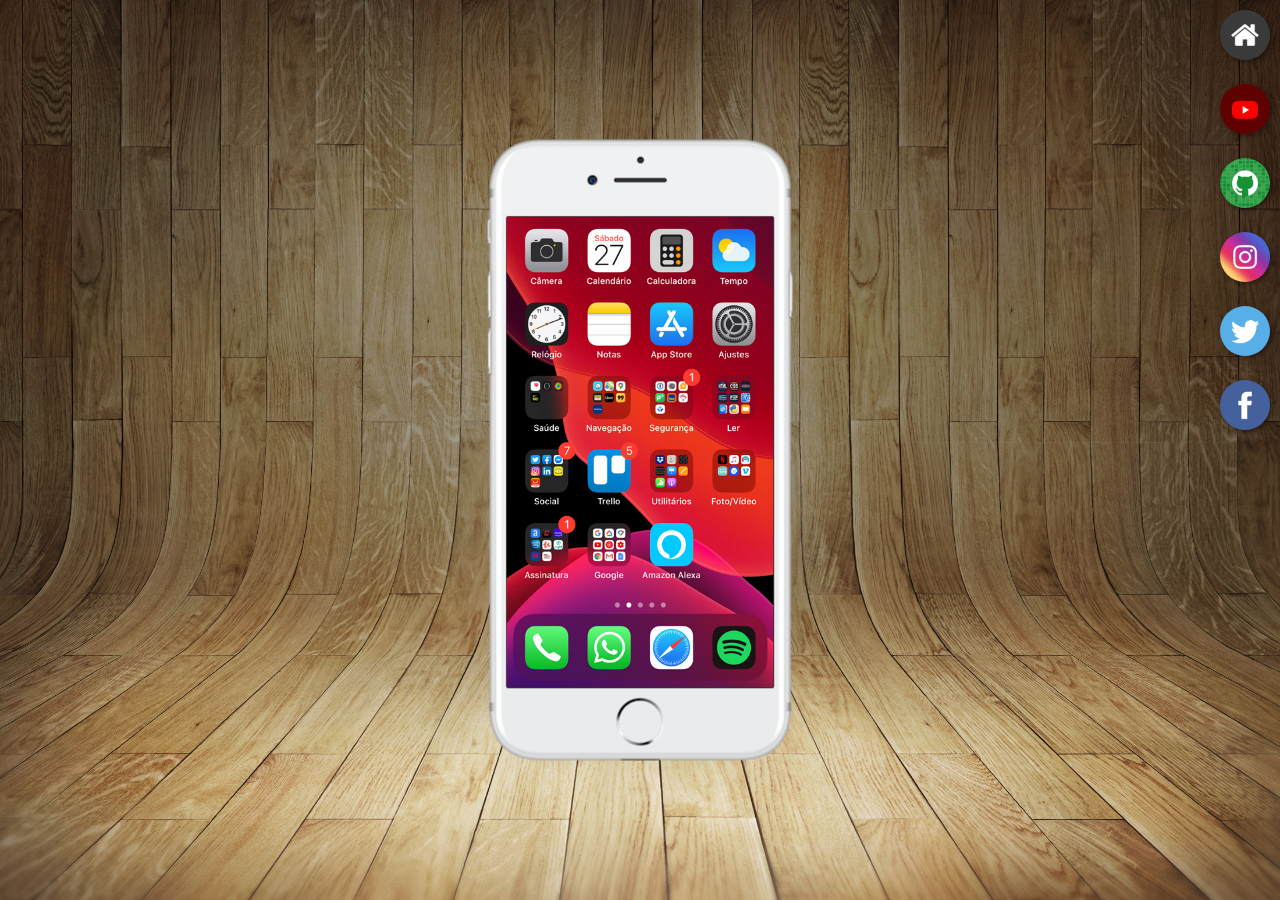
<file: index.html>
<!DOCTYPE html>
<html lang="pt-br">
<head>
    <meta charset="UTF-8">    
    <meta name="viewport" content="width=device-width, initial-scale=1.0">
    <link rel="shortcut icon" href="favicon.ico" type="image/x-icon">
    <link rel="stylesheet" href="estilos/style.css">
    <title>Projetos Redes Sociais</title>
</head>
<body>
    <main>
        <section id="telefone">
            <iframe src="home.html" name="tela" id="tela"
            frameborder="0">
                Seu navegador não é compatível com isso.
        </iframe>
            
        </section>
        <section id="redes-sociais">
            <a href="home.html" target="tela"><img src="imagens/logo-home.jpg" alt="Home"></a><br>
            <a href="youtube.html" target="tela"> <img src="imagens/logo-youtube.jpg" alt="Youtube"></a><br>
            <a href="github.html" target="tela"><img src="imagens/logo-github.jpg" alt="GitHub"></a><br>
            <a href="instagram.html" target="tela"><img src="imagens/logo-instagram.jpg" alt="Instagram"></a><br>
            <a href="twitter.html" target="tela"><img src="imagens/logo-twitter.jpg" alt="Twitter"></a><br>
            <a href="facebook.html" target="tela"><img src="imagens/logo-facebook.jpg" alt="Facebook"></a>
        </section>
    </main>
</body>
</html>
</file>
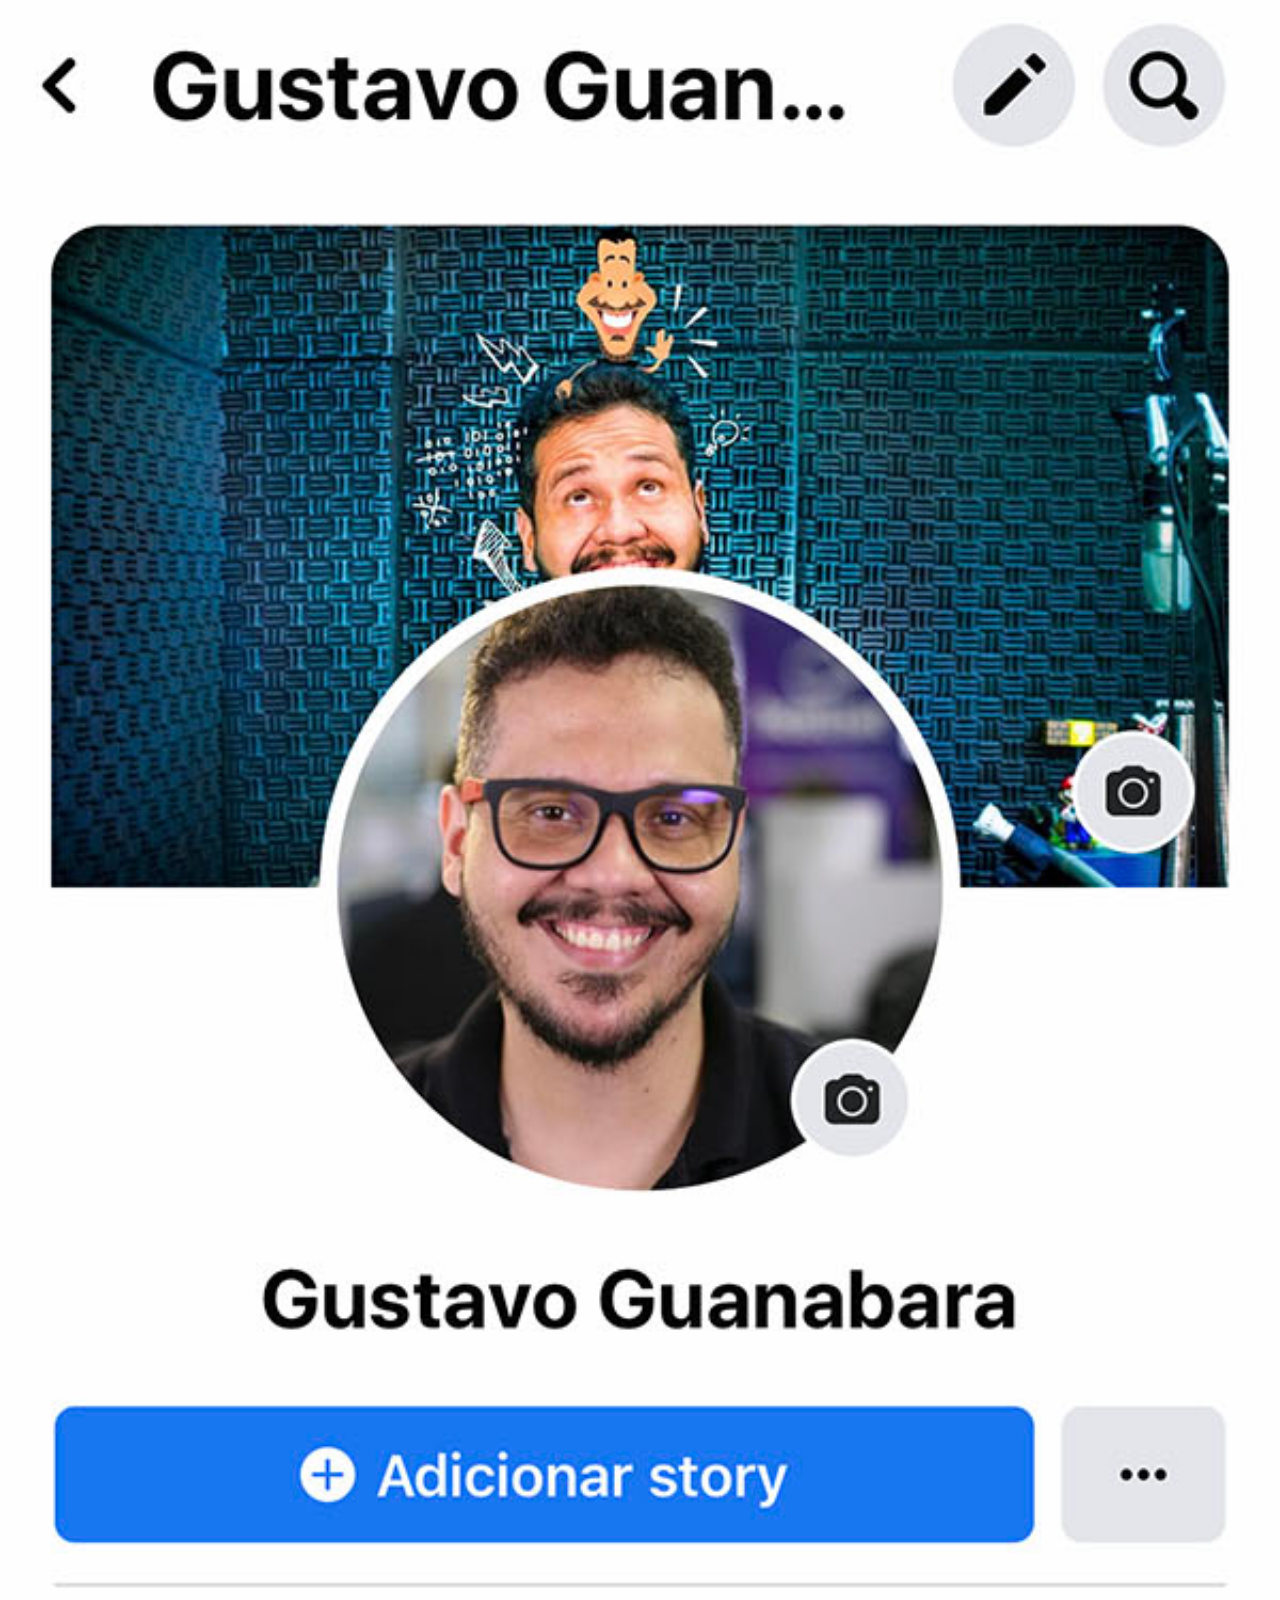
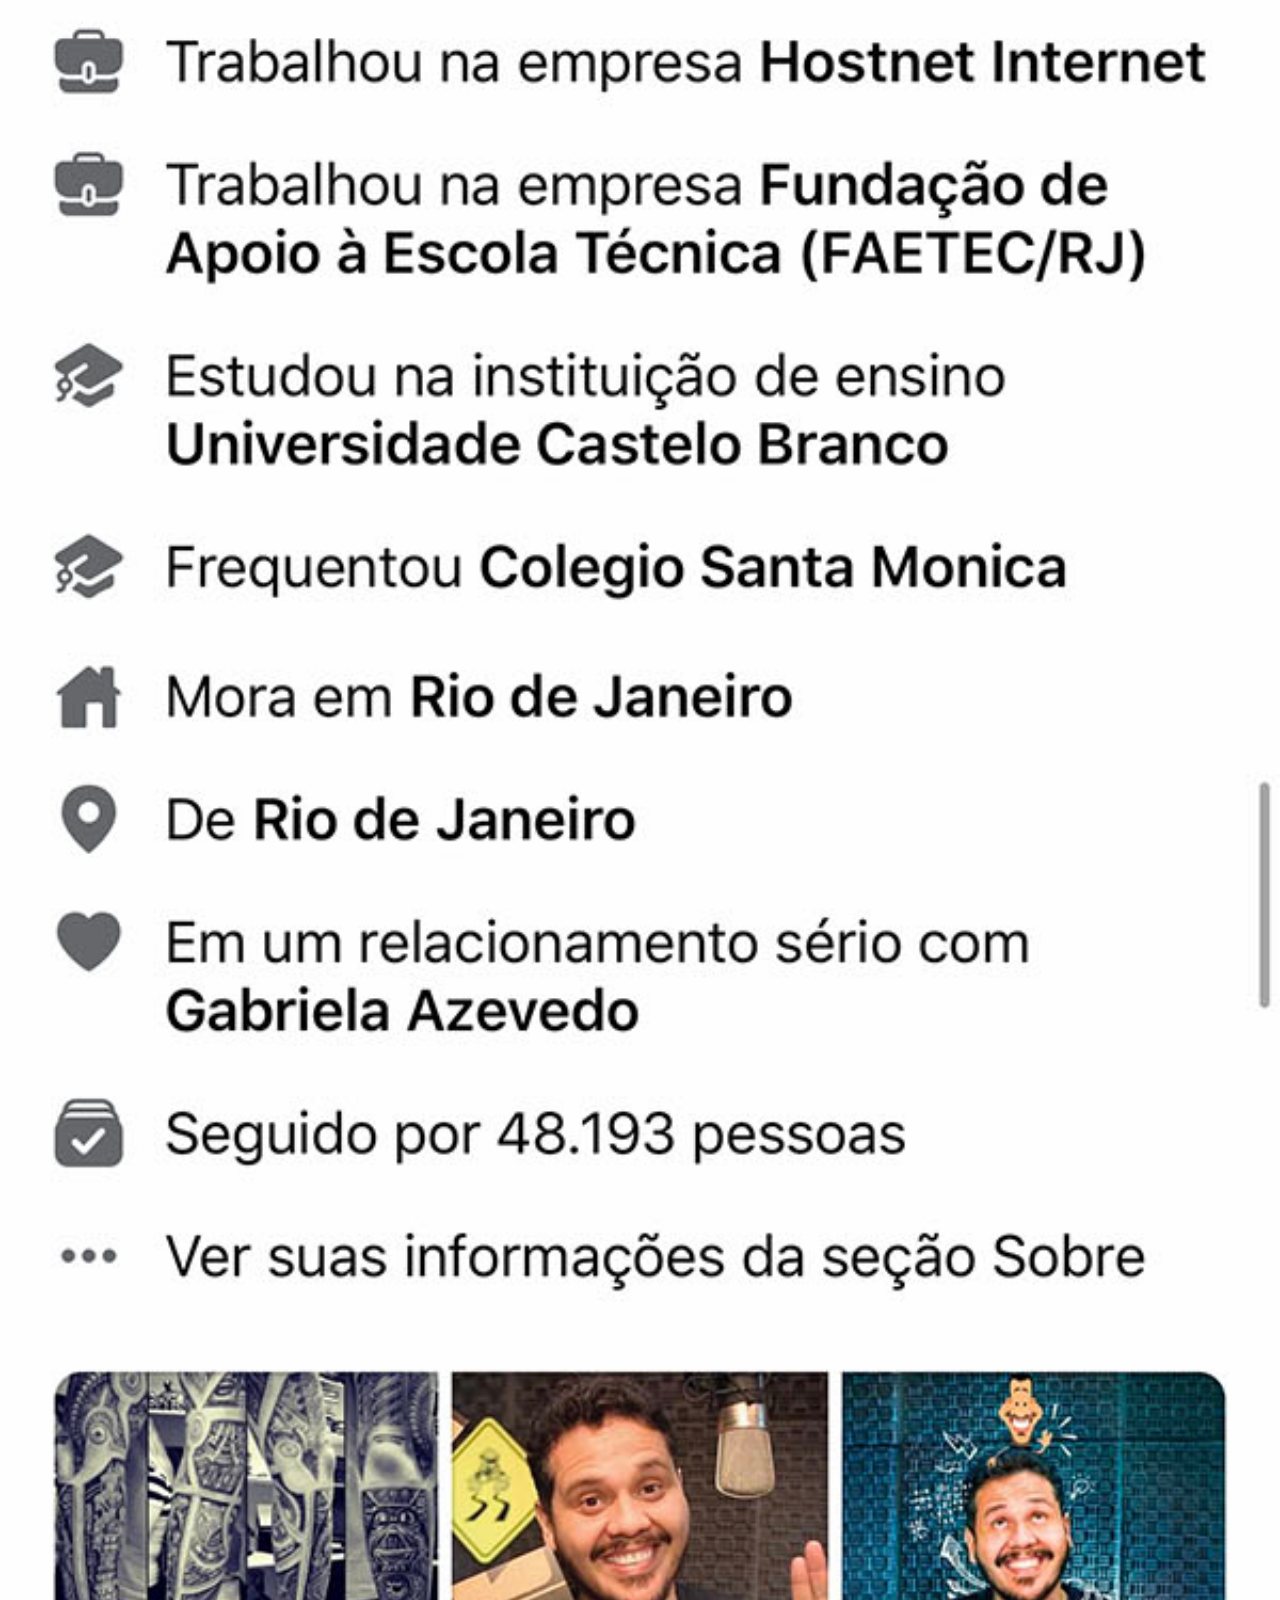
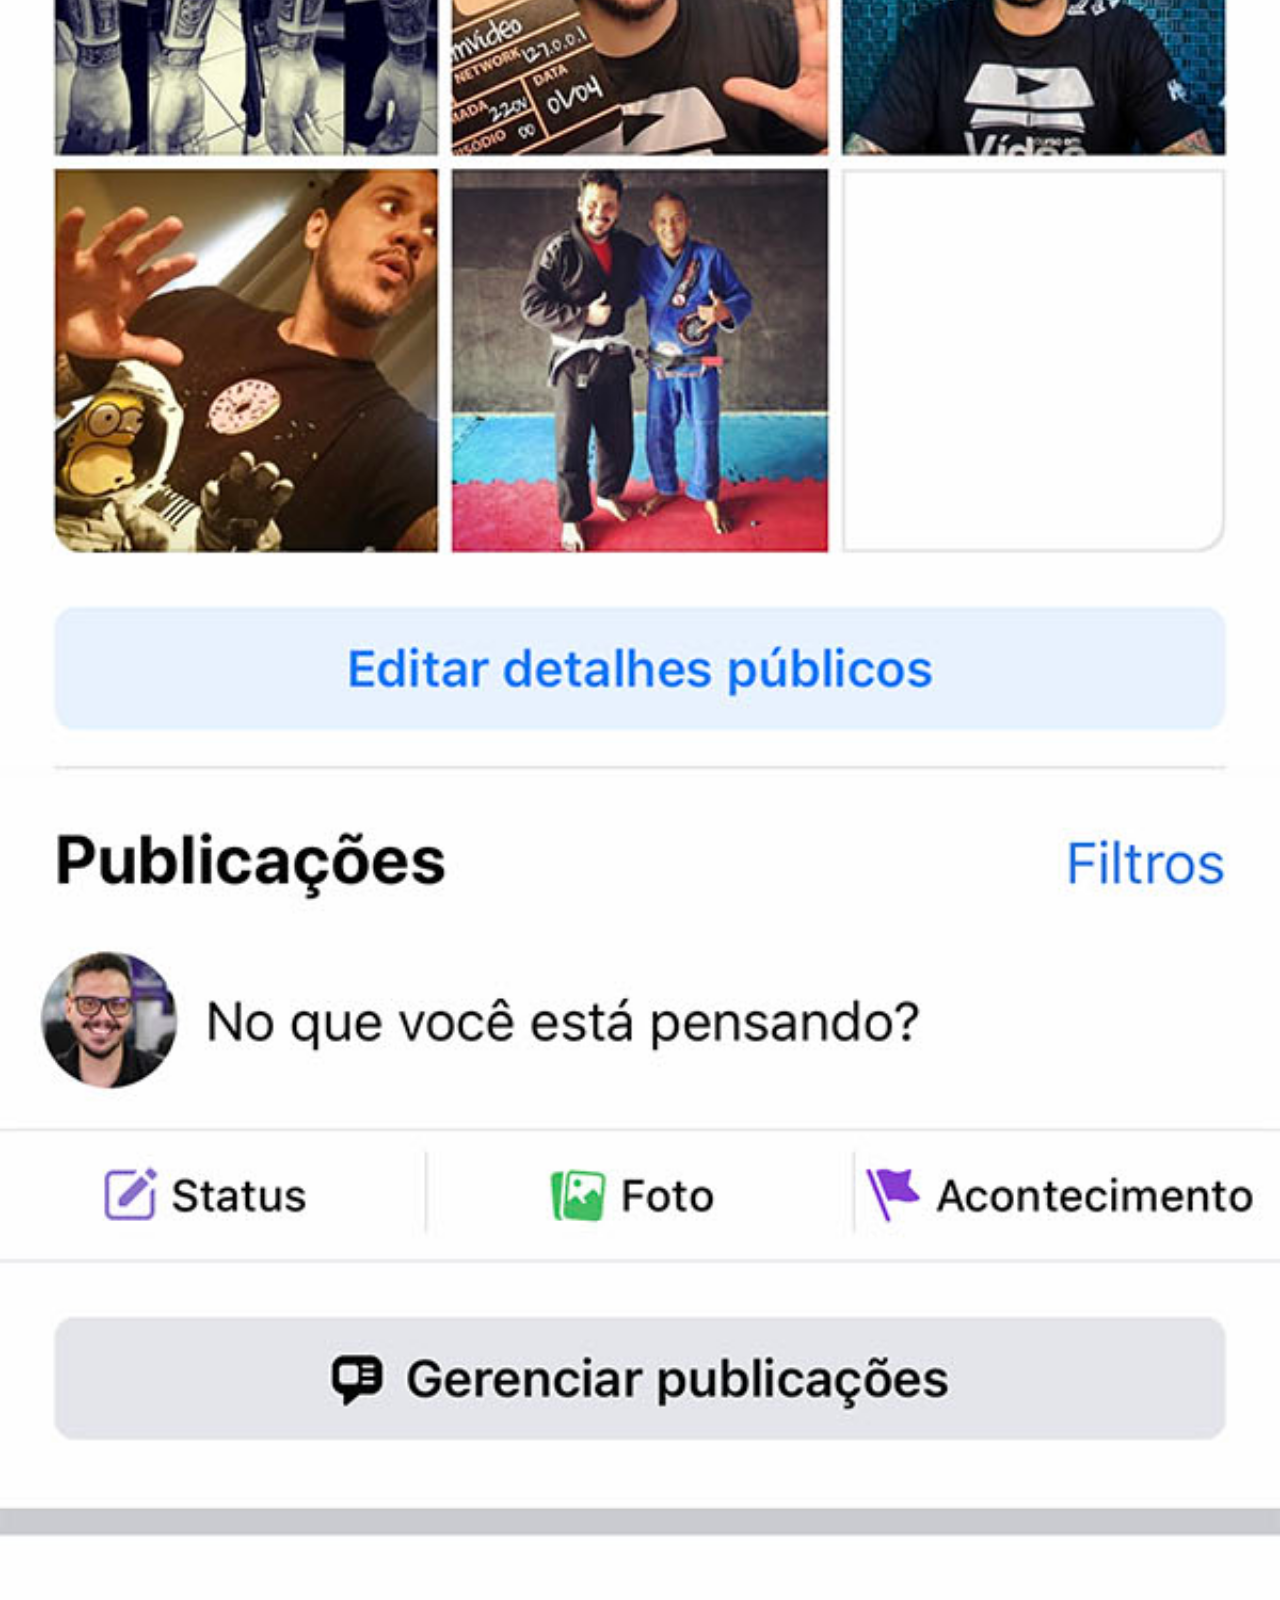
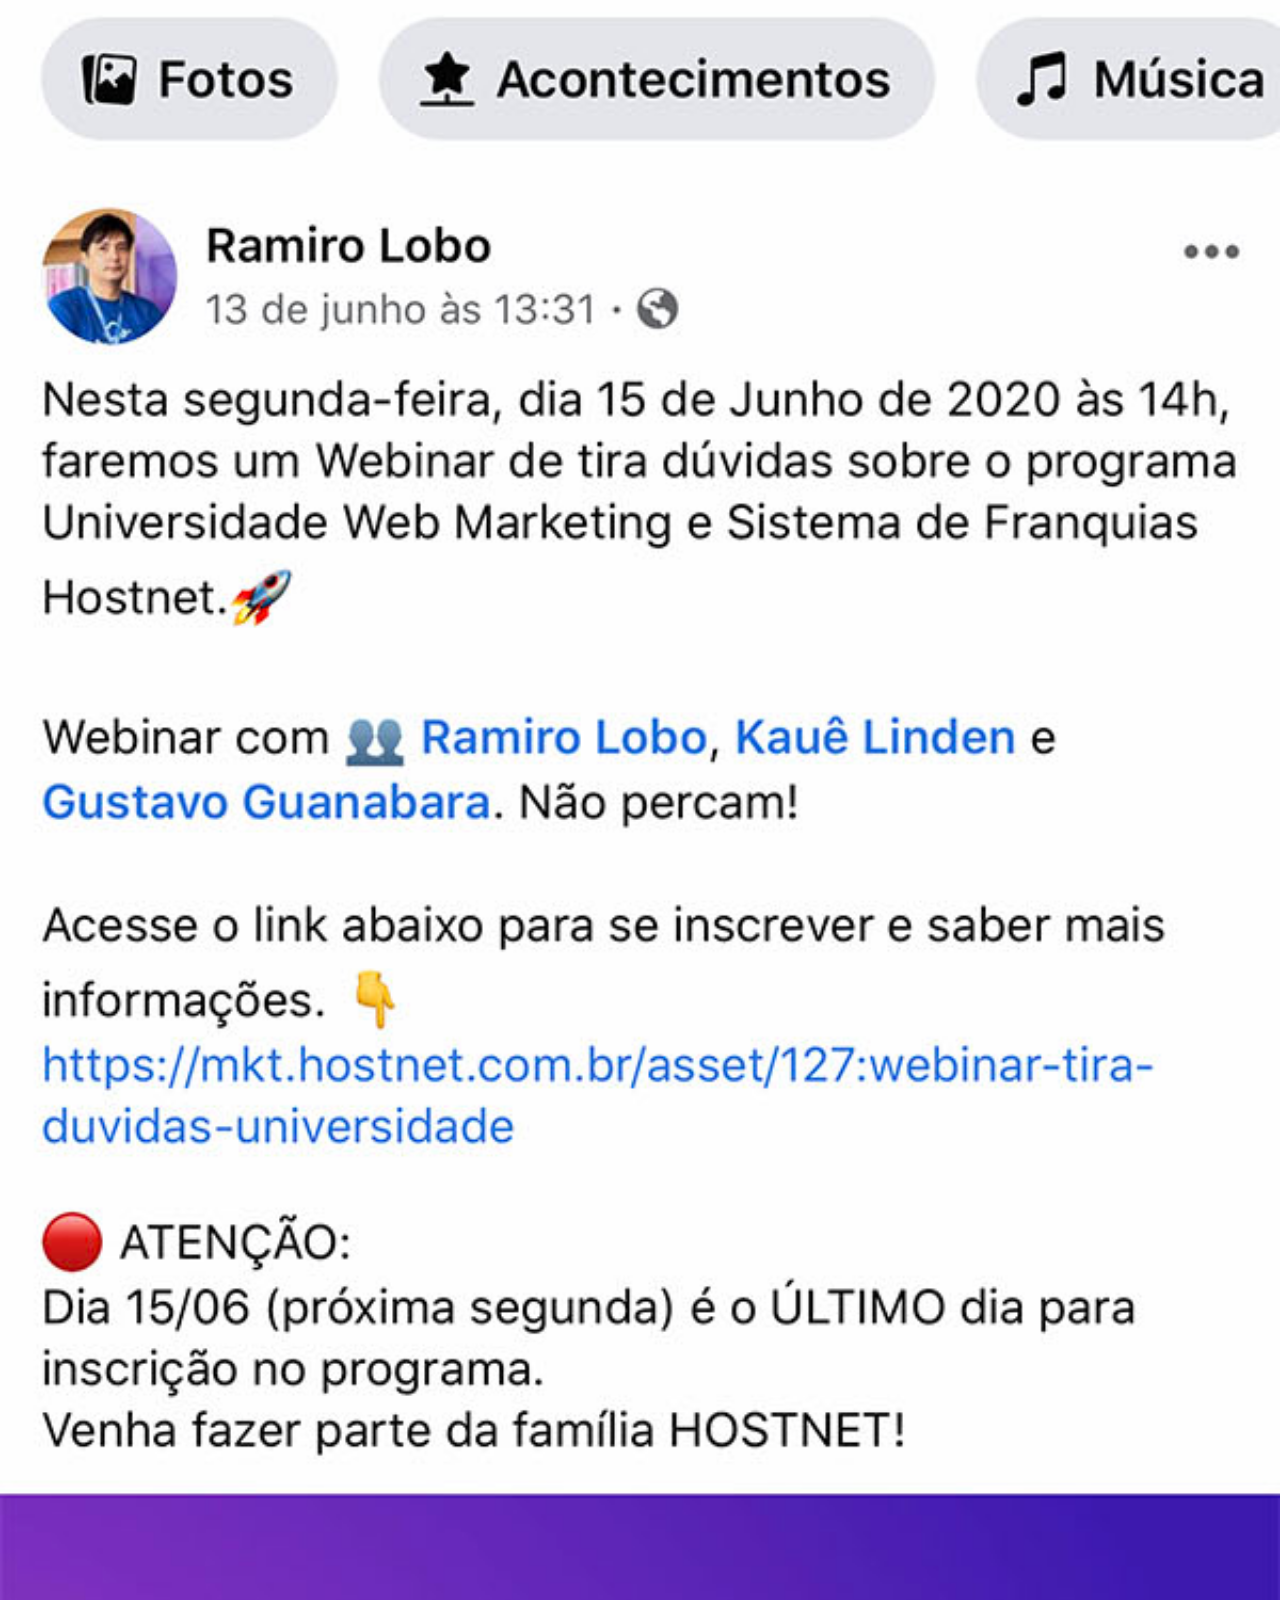
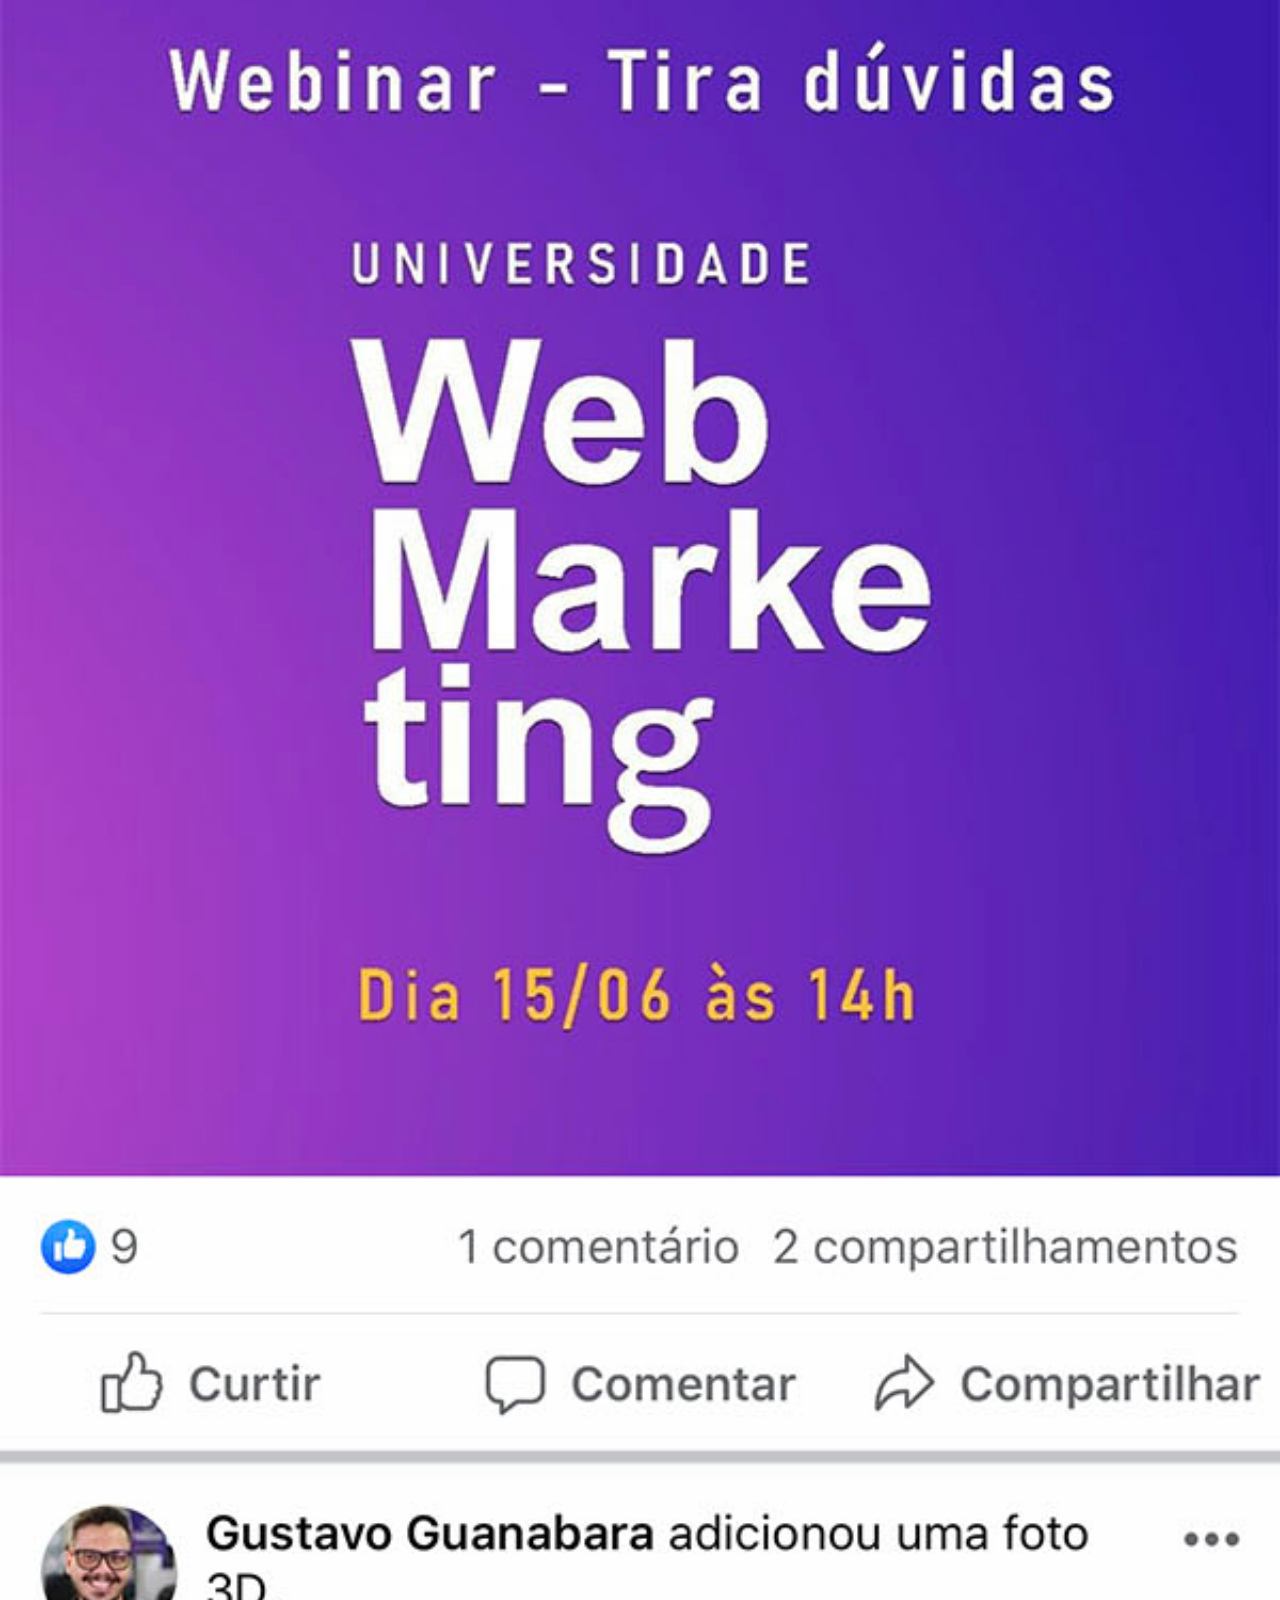
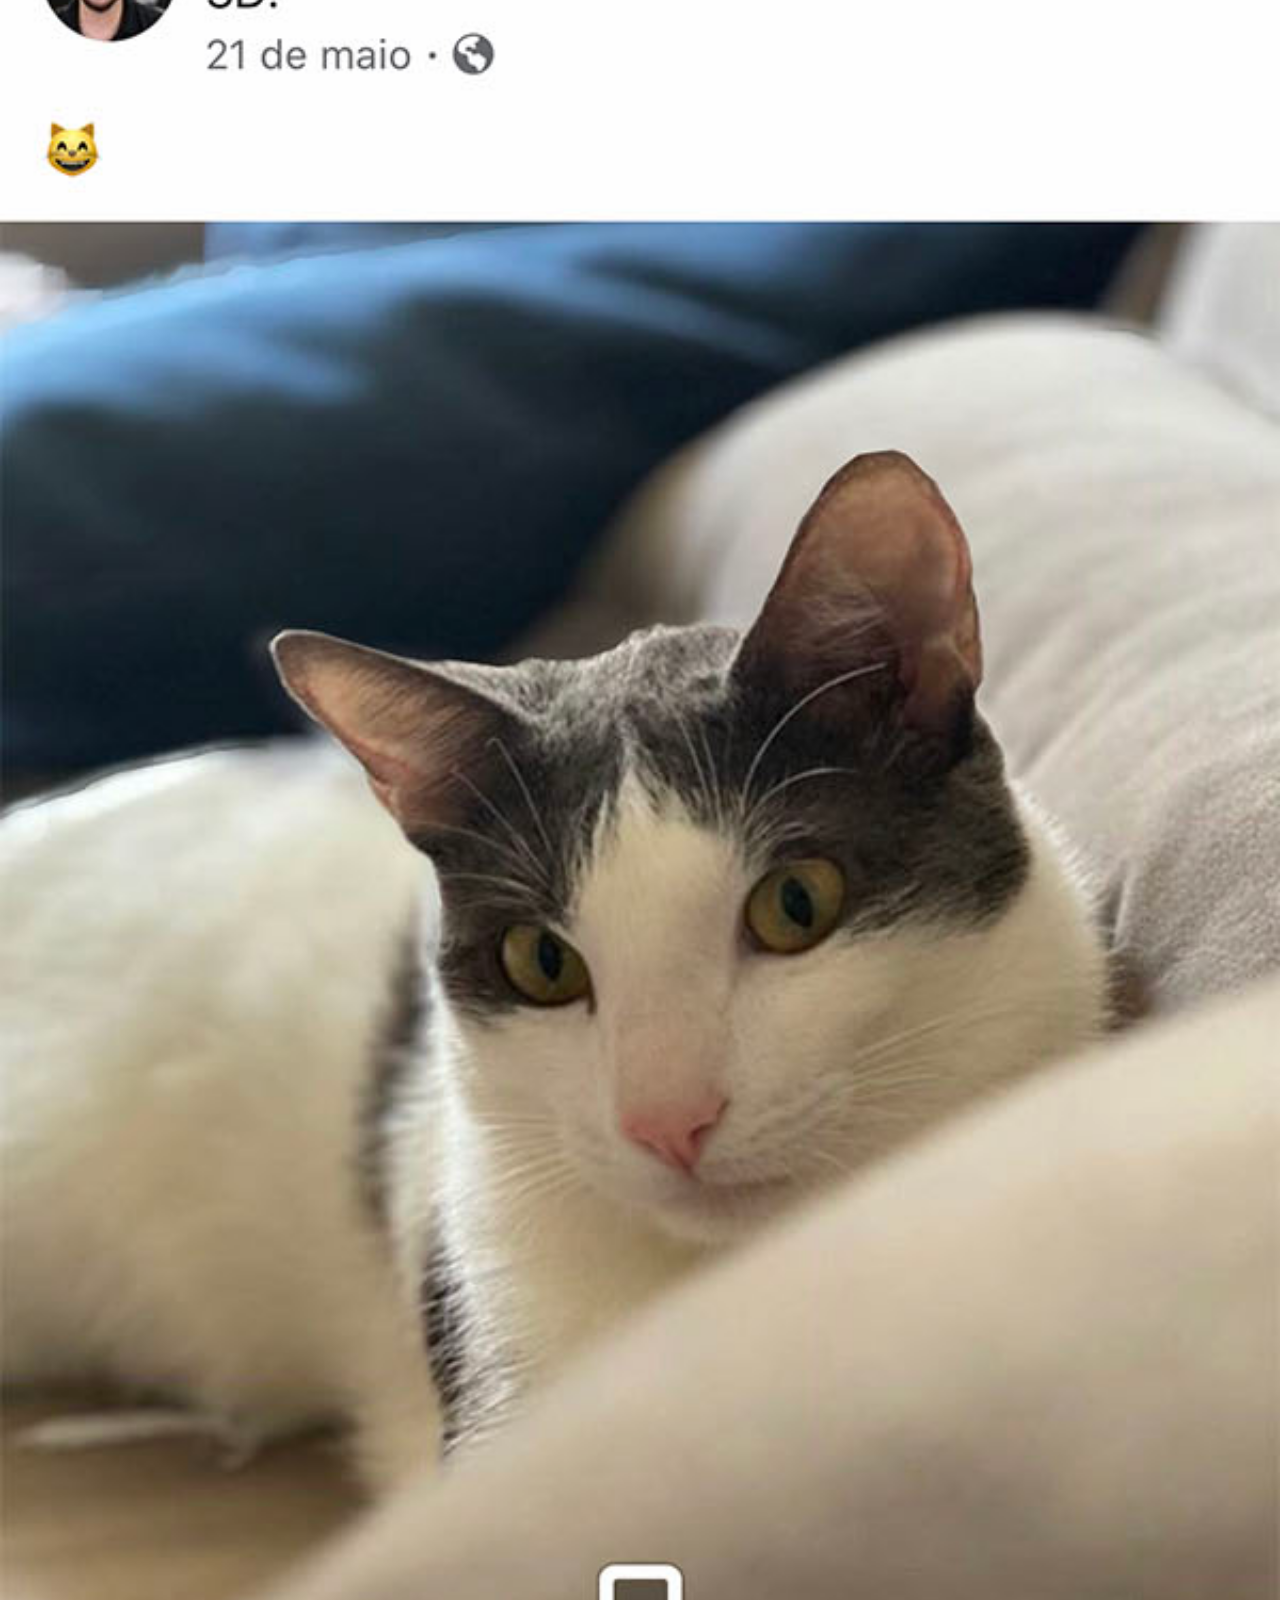
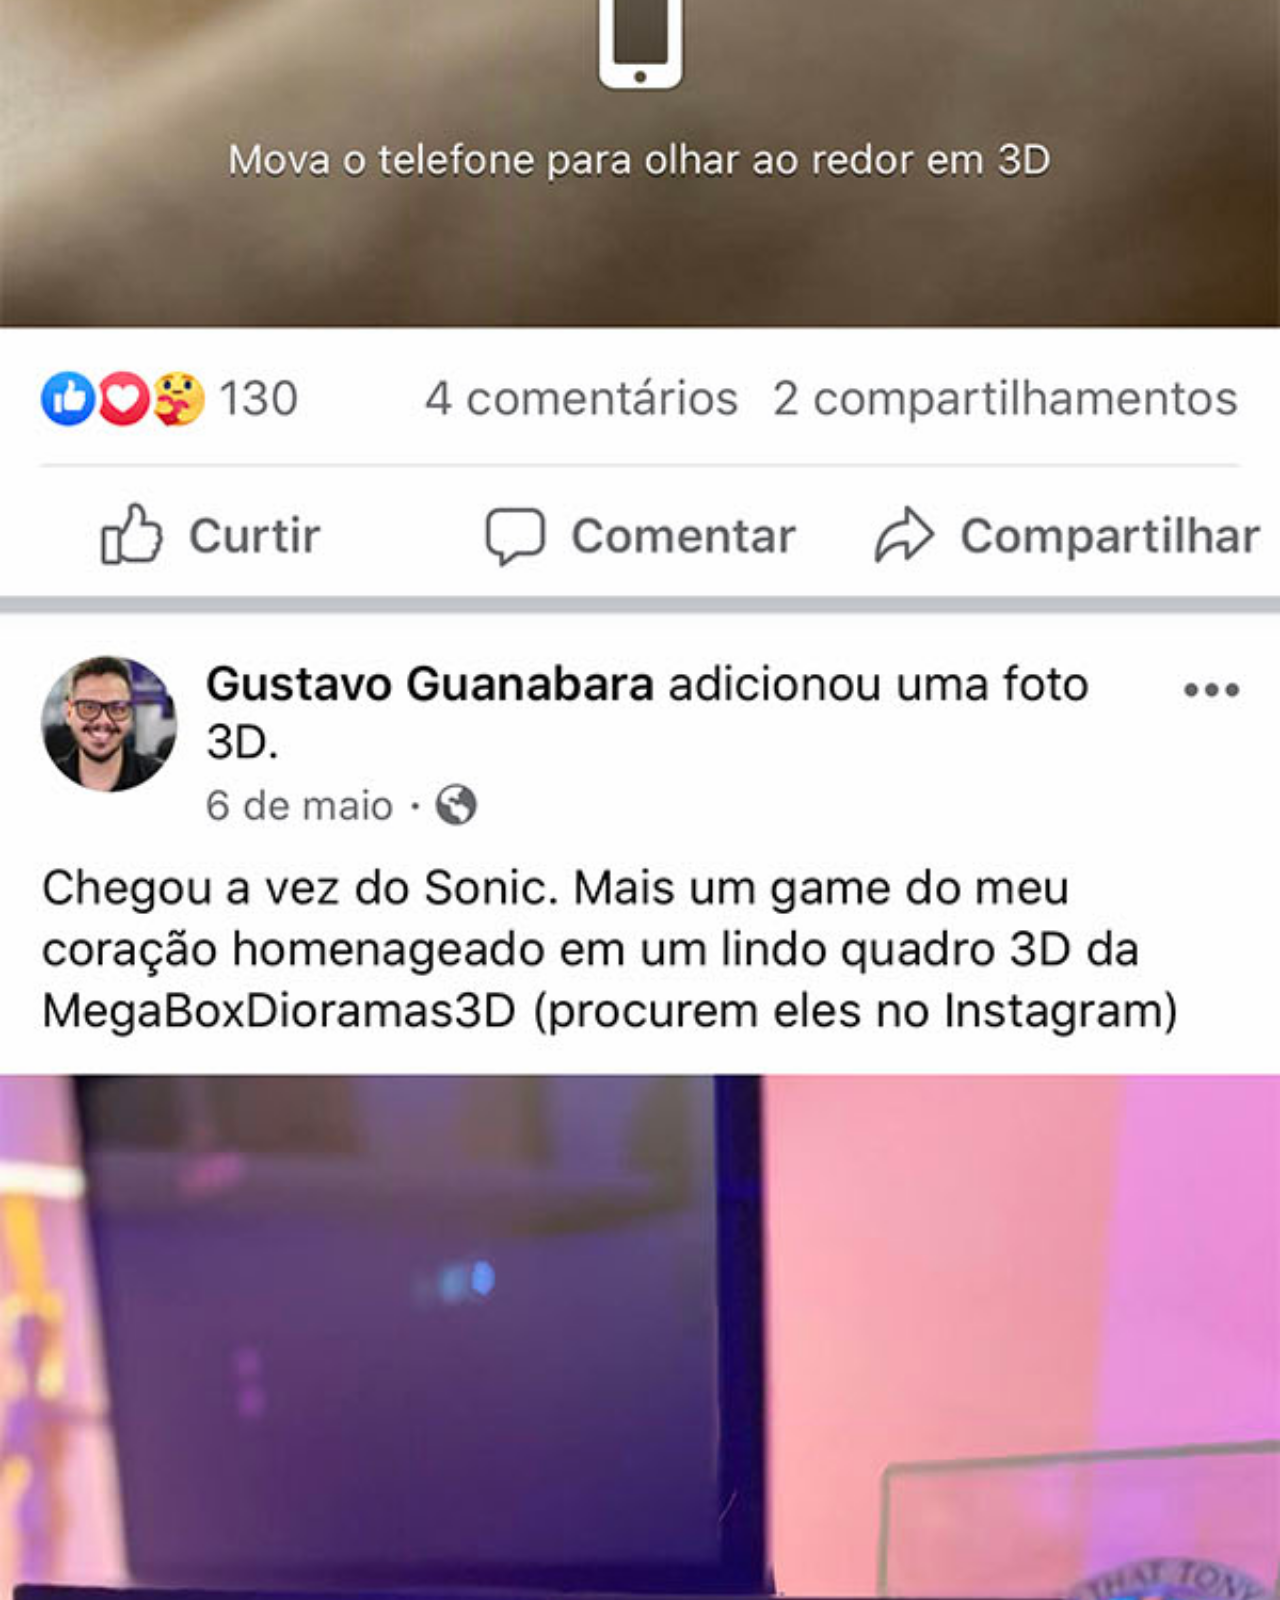
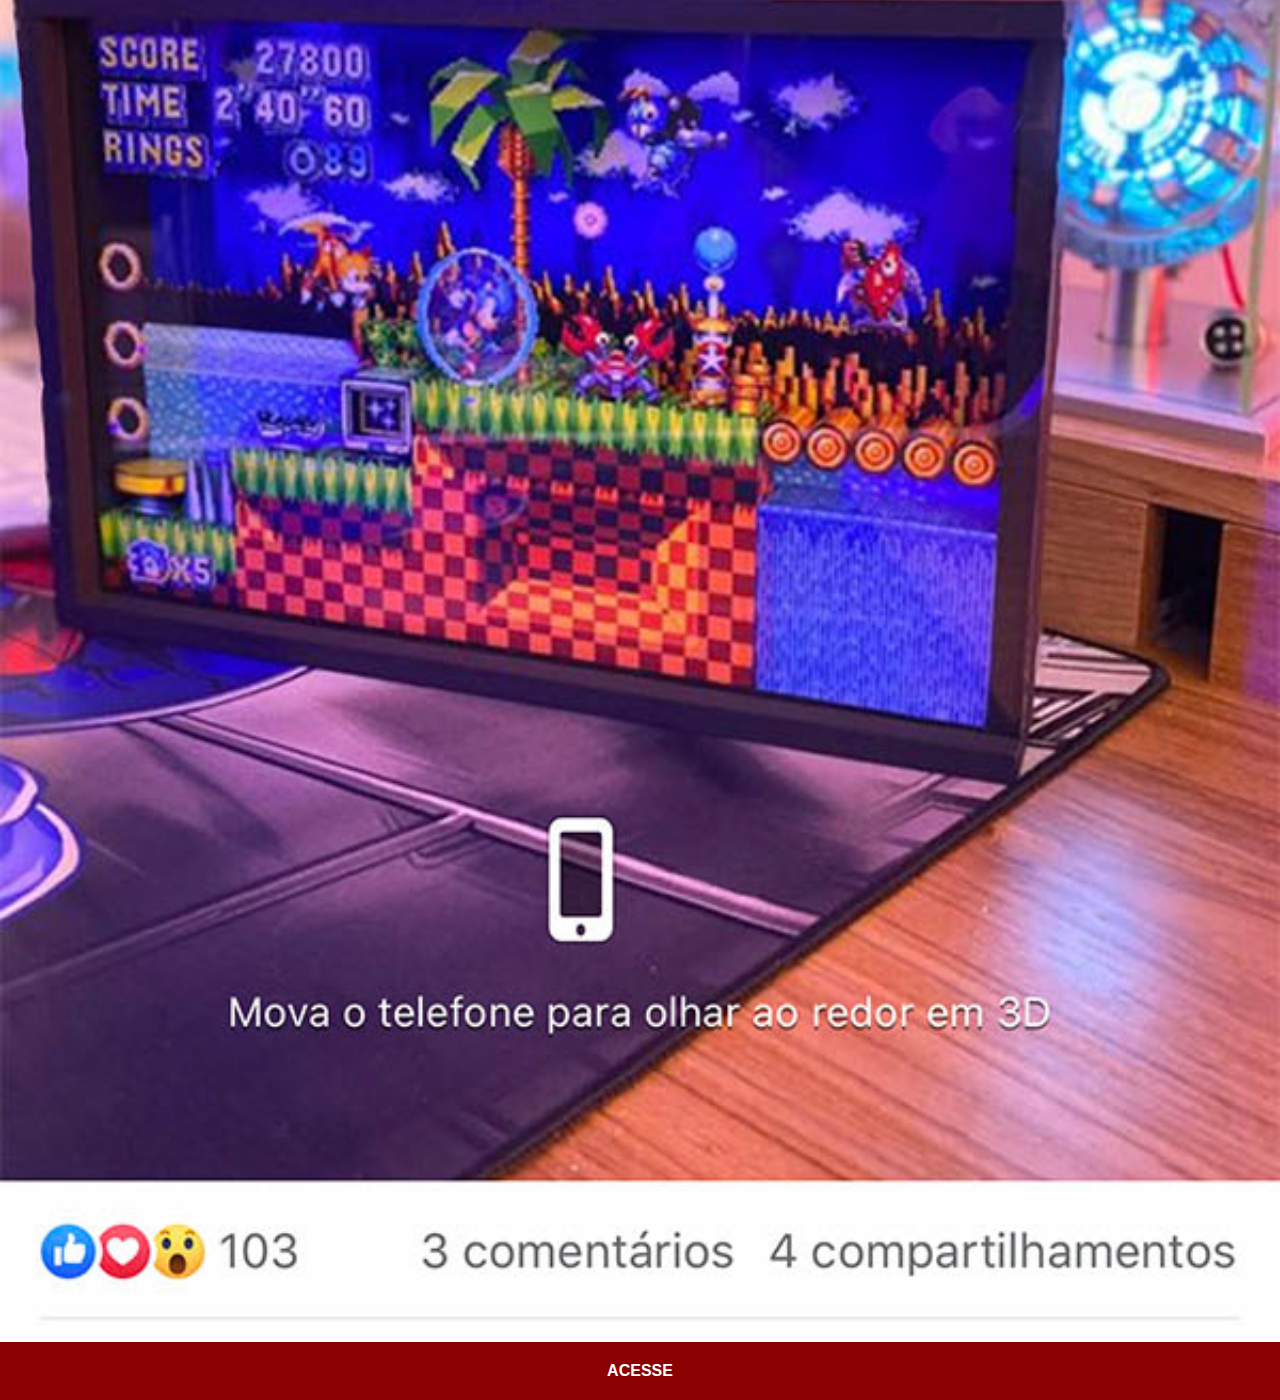
<file: facebook.html>
<!DOCTYPE html>
<html lang="pt-br">
<head>
    <meta charset="UTF-8">
    <meta http-equiv="X-UA-Compatible" content="IE=edge">
    <meta name="viewport" content="width=device-width, initial-scale=1.0">
    <title>Facebook</title>
    <link rel="stylesheet" href="estilo/social.css">
</head>
<body>
    <img src="imagens/tela-facebook.jpg" alt="Facebook">
    <a href="https://pt-br.facebook.com/gustavoguanabara/" target="_blank">ACESSE</a>
</body>
</html>
</file>
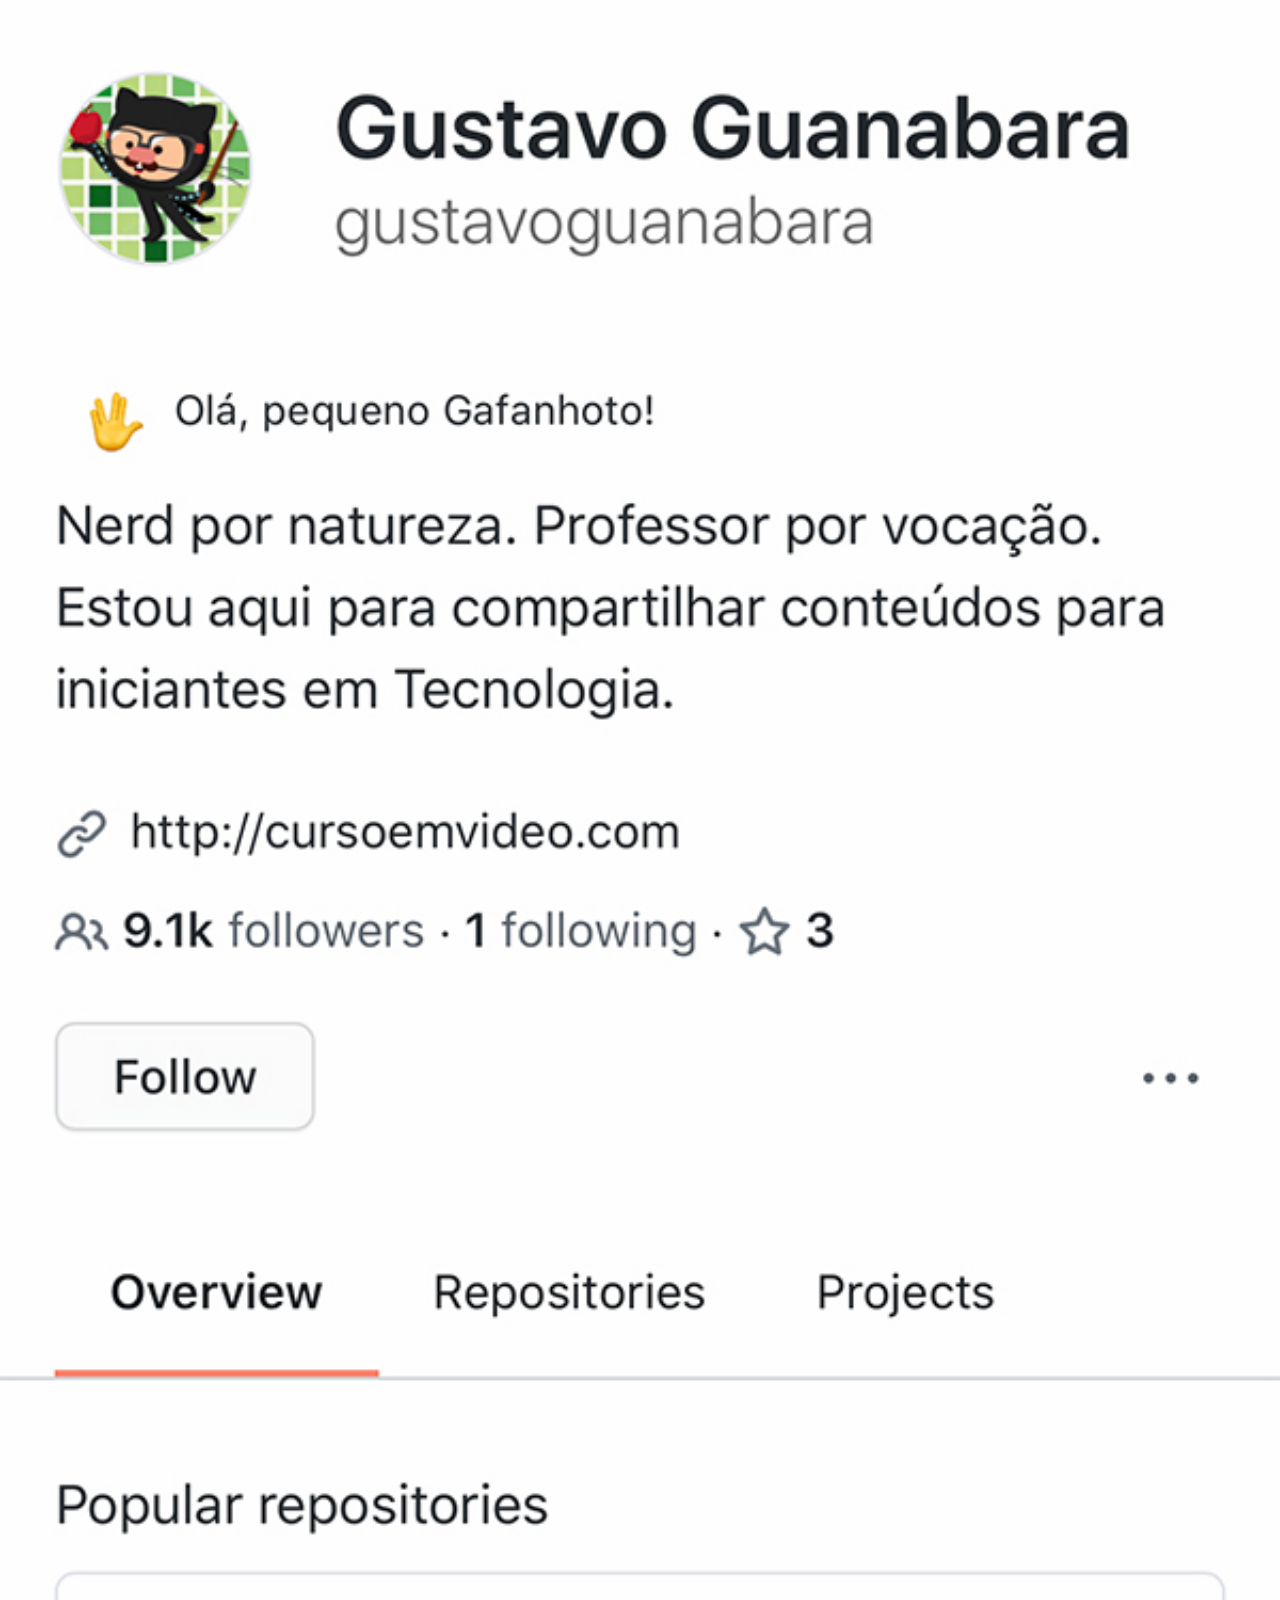
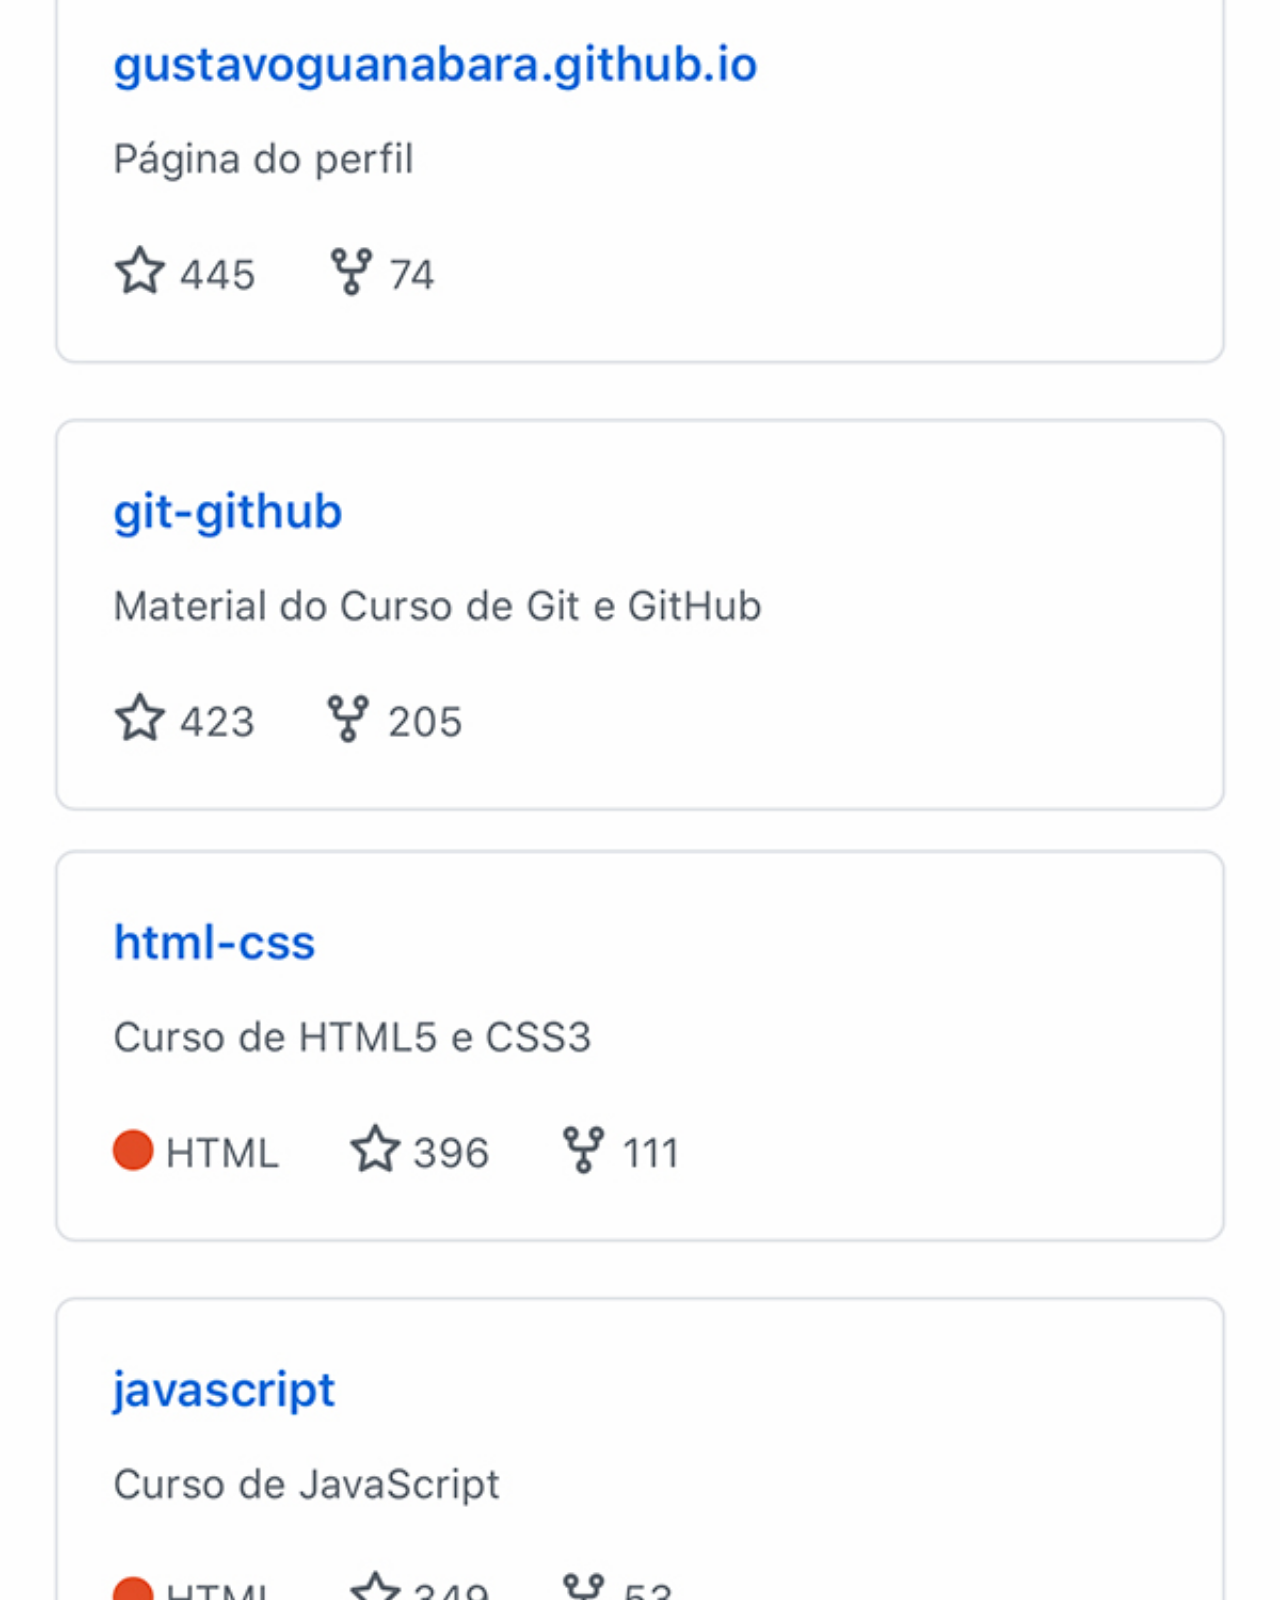
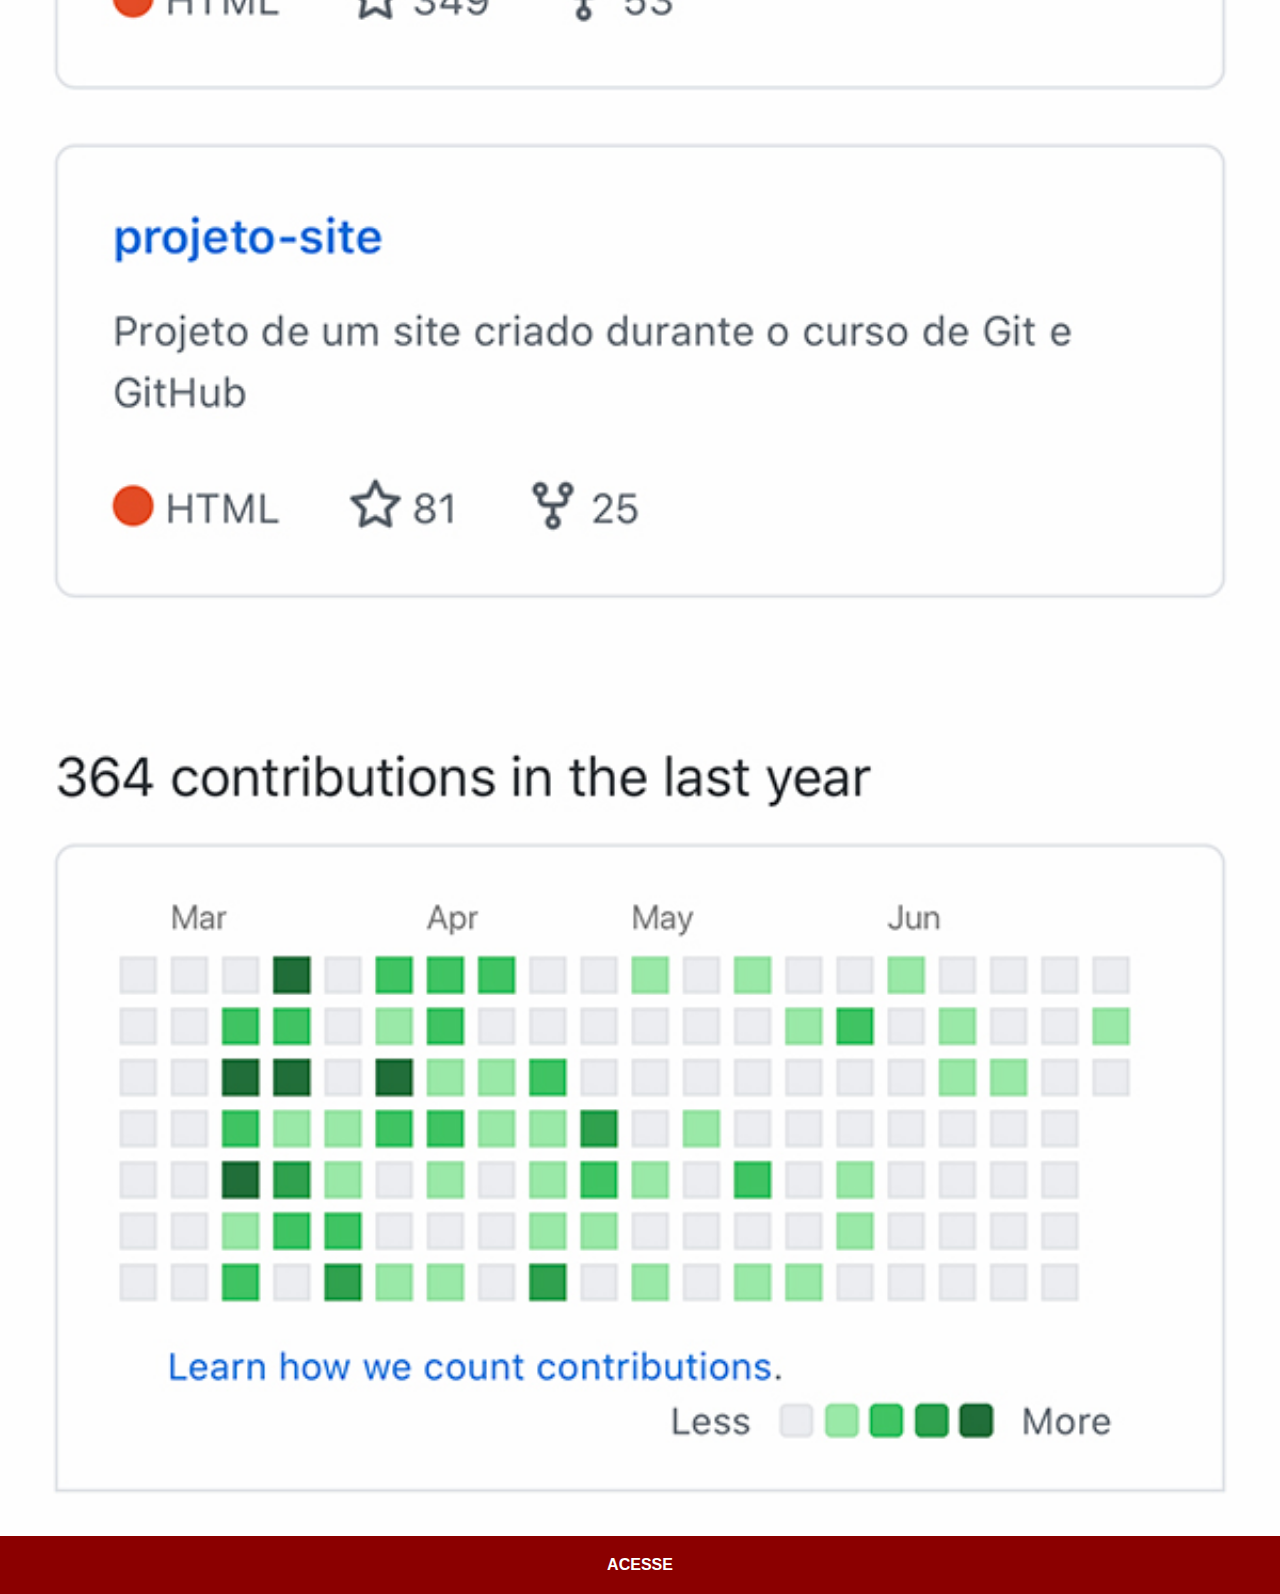
<file: github.html>
<!DOCTYPE html>
<html lang="pt-br">
<head>
    <meta charset="UTF-8">
    <meta http-equiv="X-UA-Compatible" content="IE=edge">
    <meta name="viewport" content="width=device-width, initial-scale=1.0">
    <title>GitHub</title>
    <link rel="stylesheet" href="estilo/social.css">
<body>
    <img src="imagens/tela-github.jpg" alt="GitHub">
    <a href="https://github.com/gustavoguanabara" target="_blank">ACESSE</a>
</body>
</html>
</file>
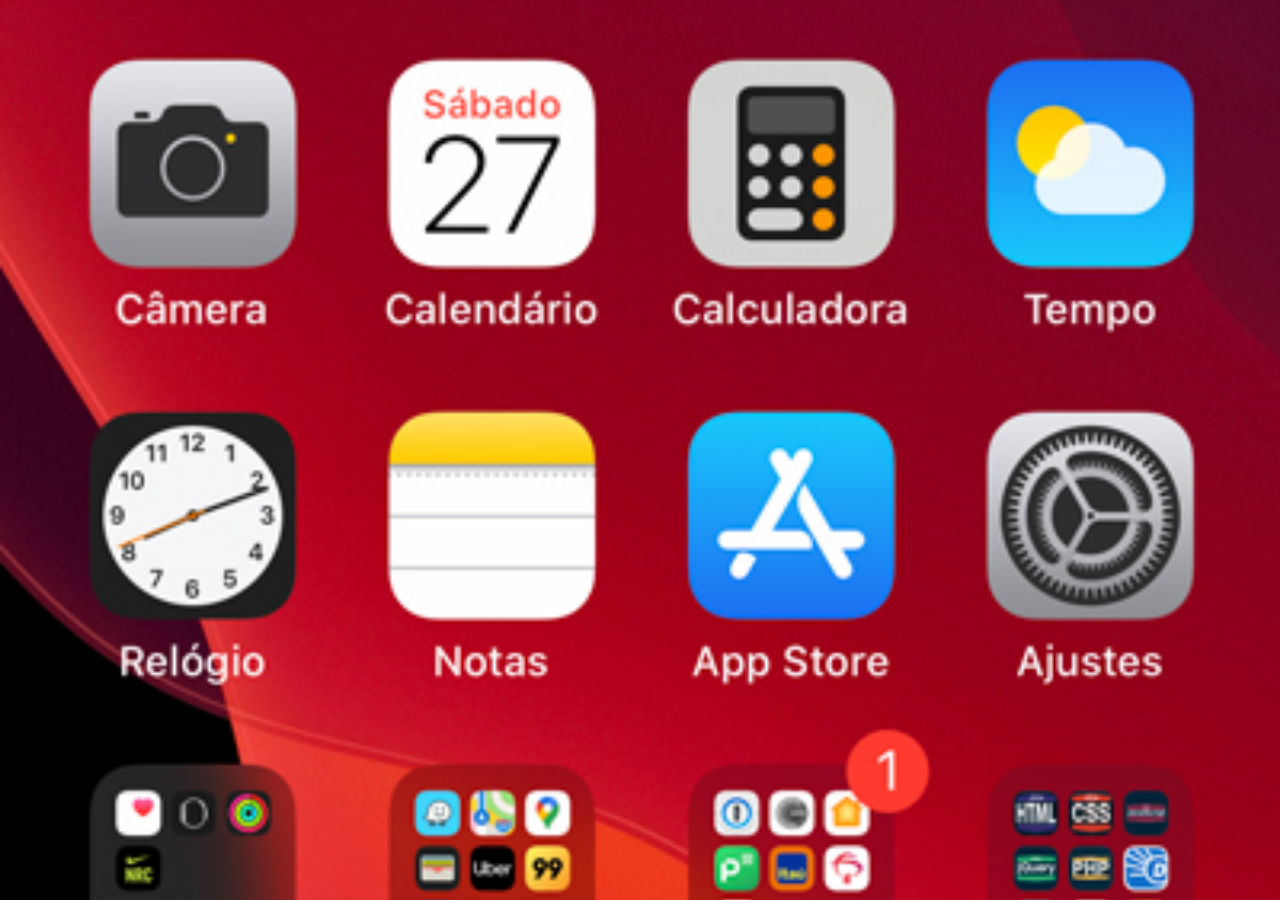
<file: home.html>
<!DOCTYPE html>
<html lang="en">
<head>
    <meta charset="UTF-8">
    <meta http-equiv="X-UA-Compatible" content="IE=edge">
    <meta name="viewport" content="width=device-width, initial-scale=1.0">
    <title>Home</title>
</head>
<style>
    *{
       margin: 0px;
       padding: 0px; 
       
    }

    body{
        width: 100vw;
        height: 100vh;
        background: black url('imagens/tela-home.jpg') no-repeat top center;
        background-size: cover;
    }

</style>

<body>
    
</body>
</html>
</file>
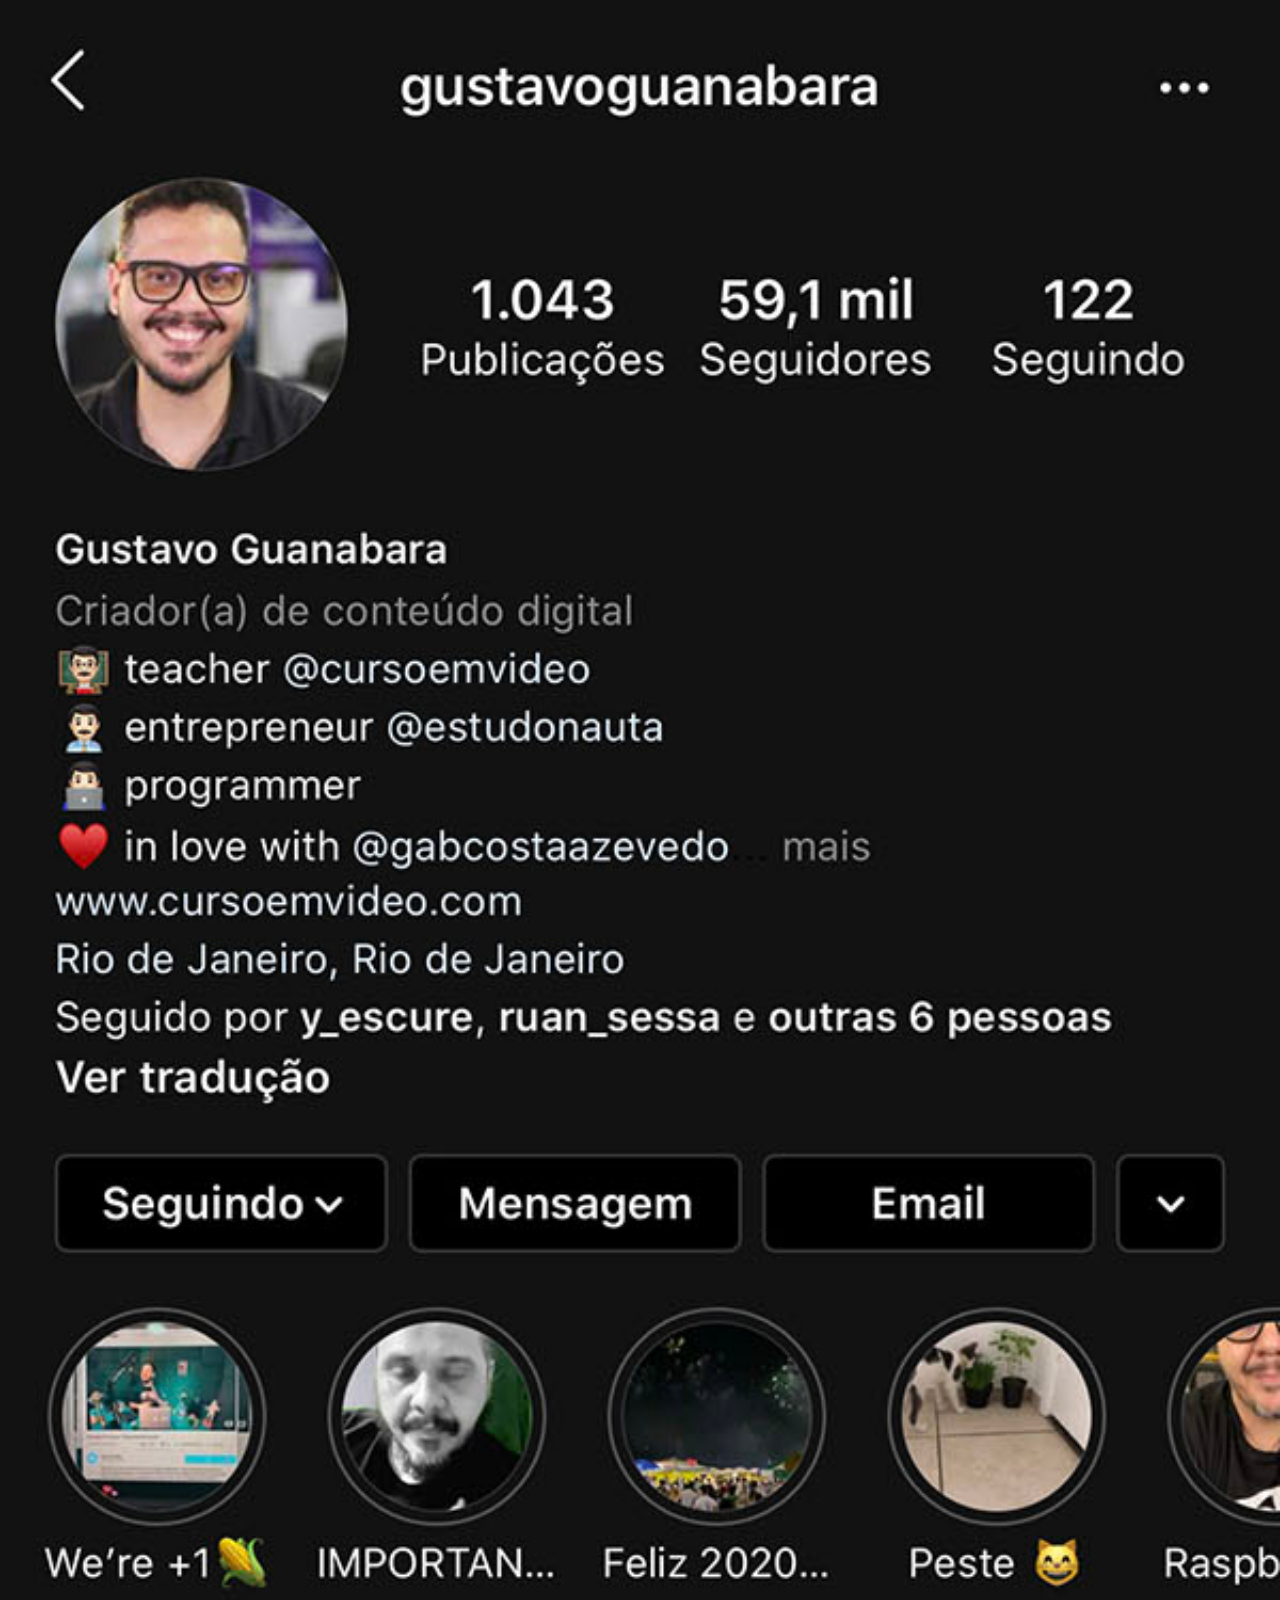
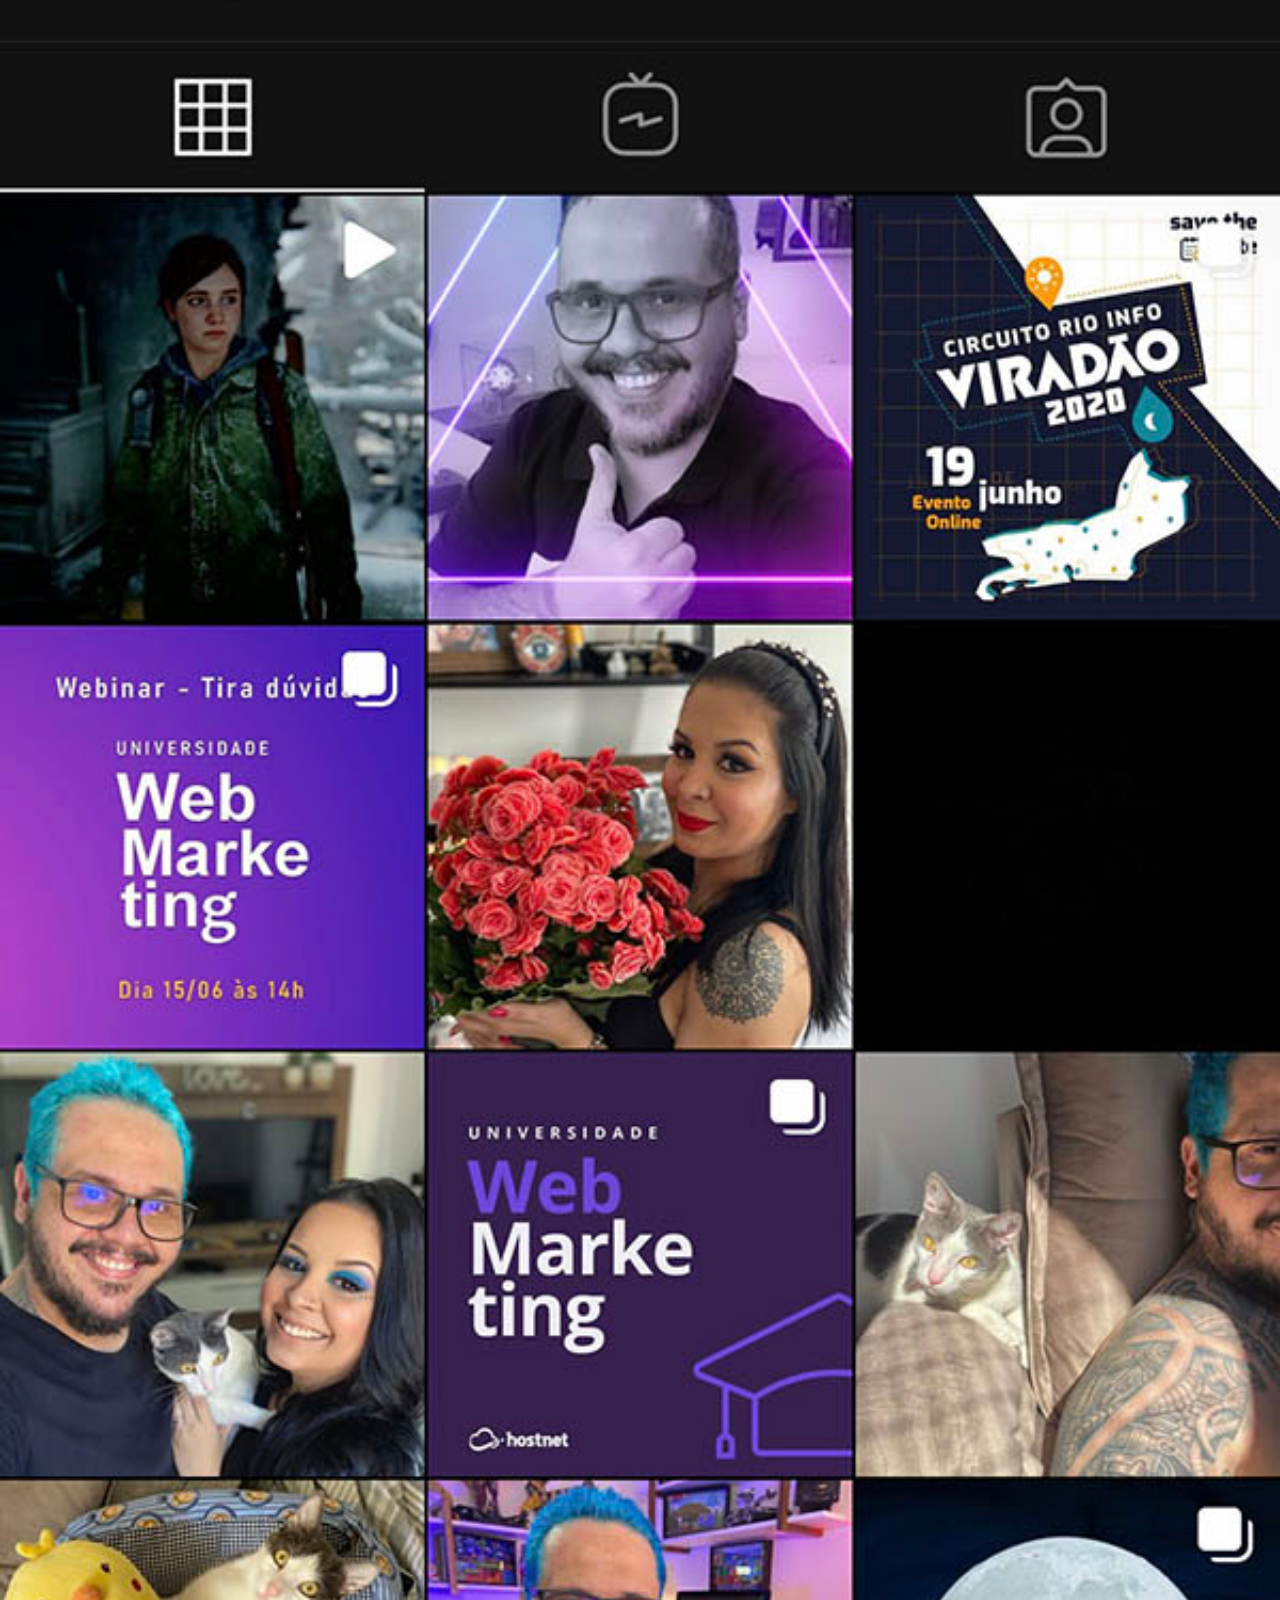
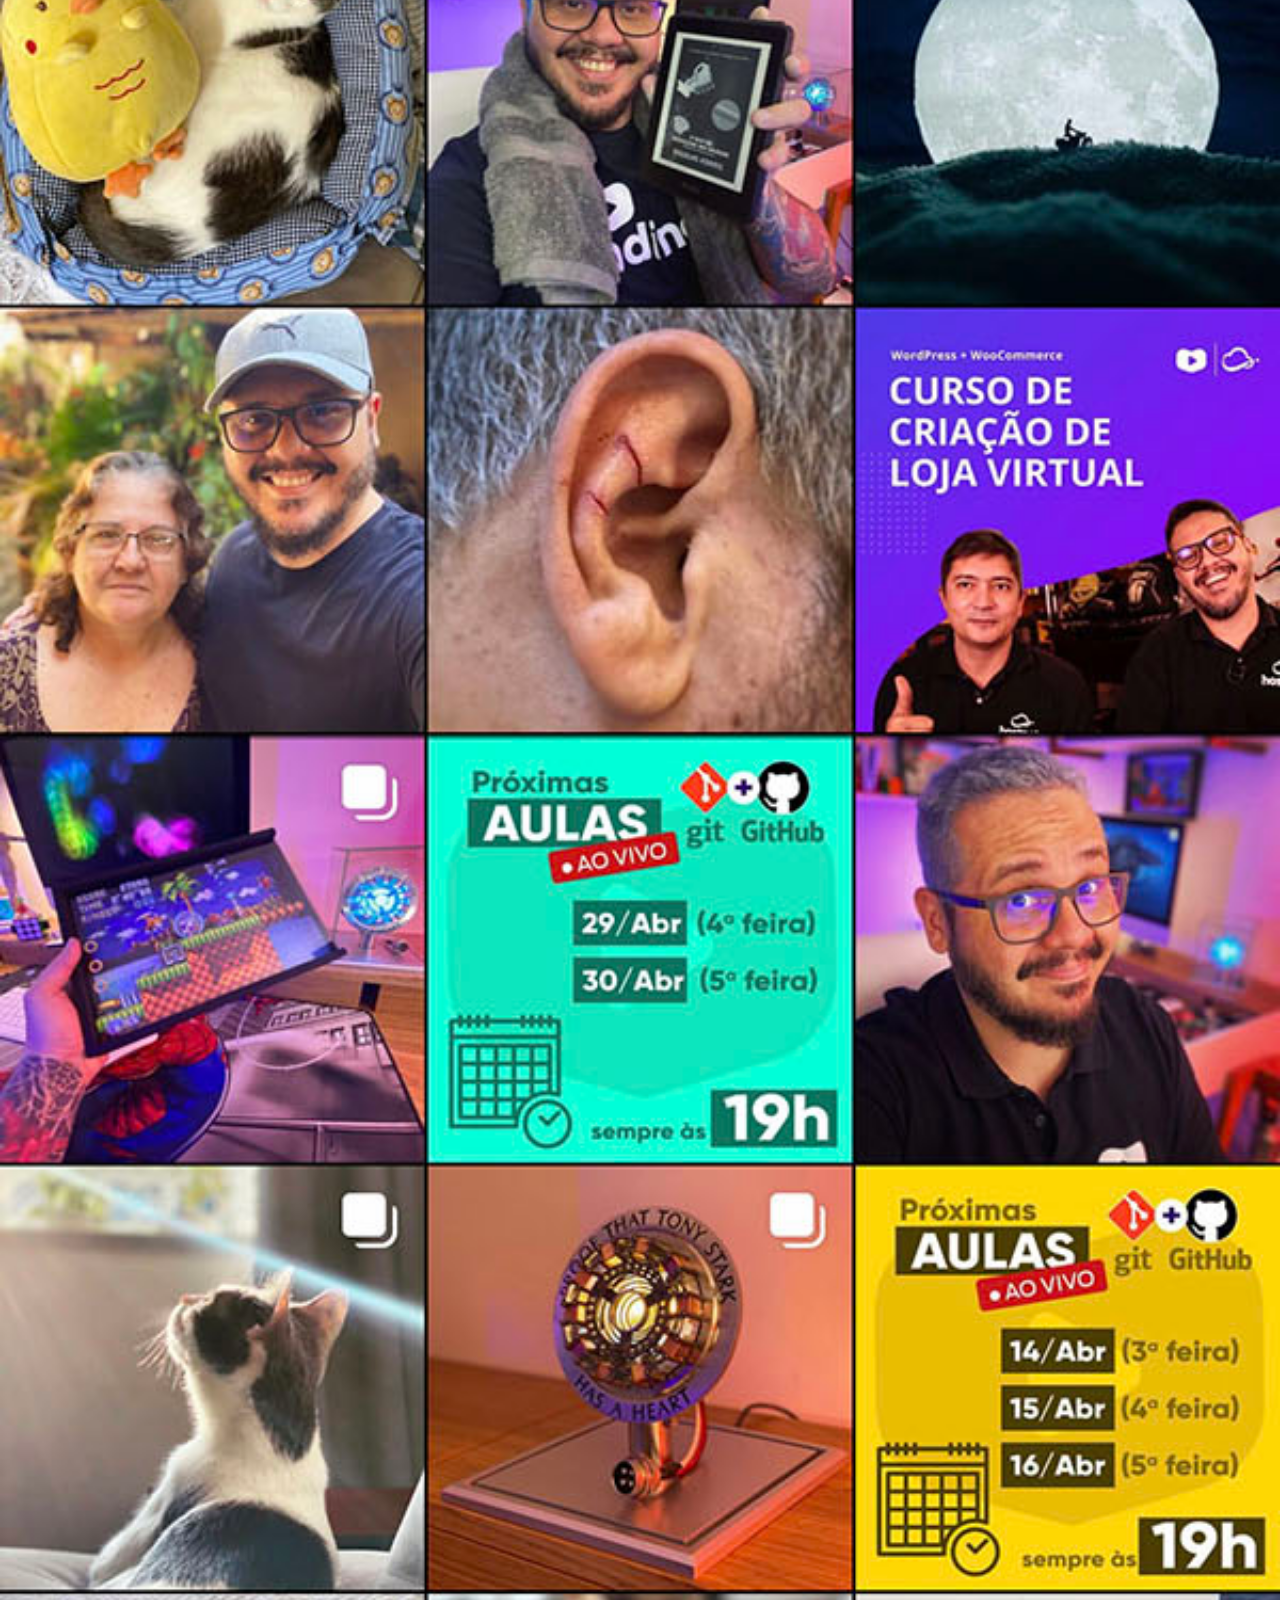
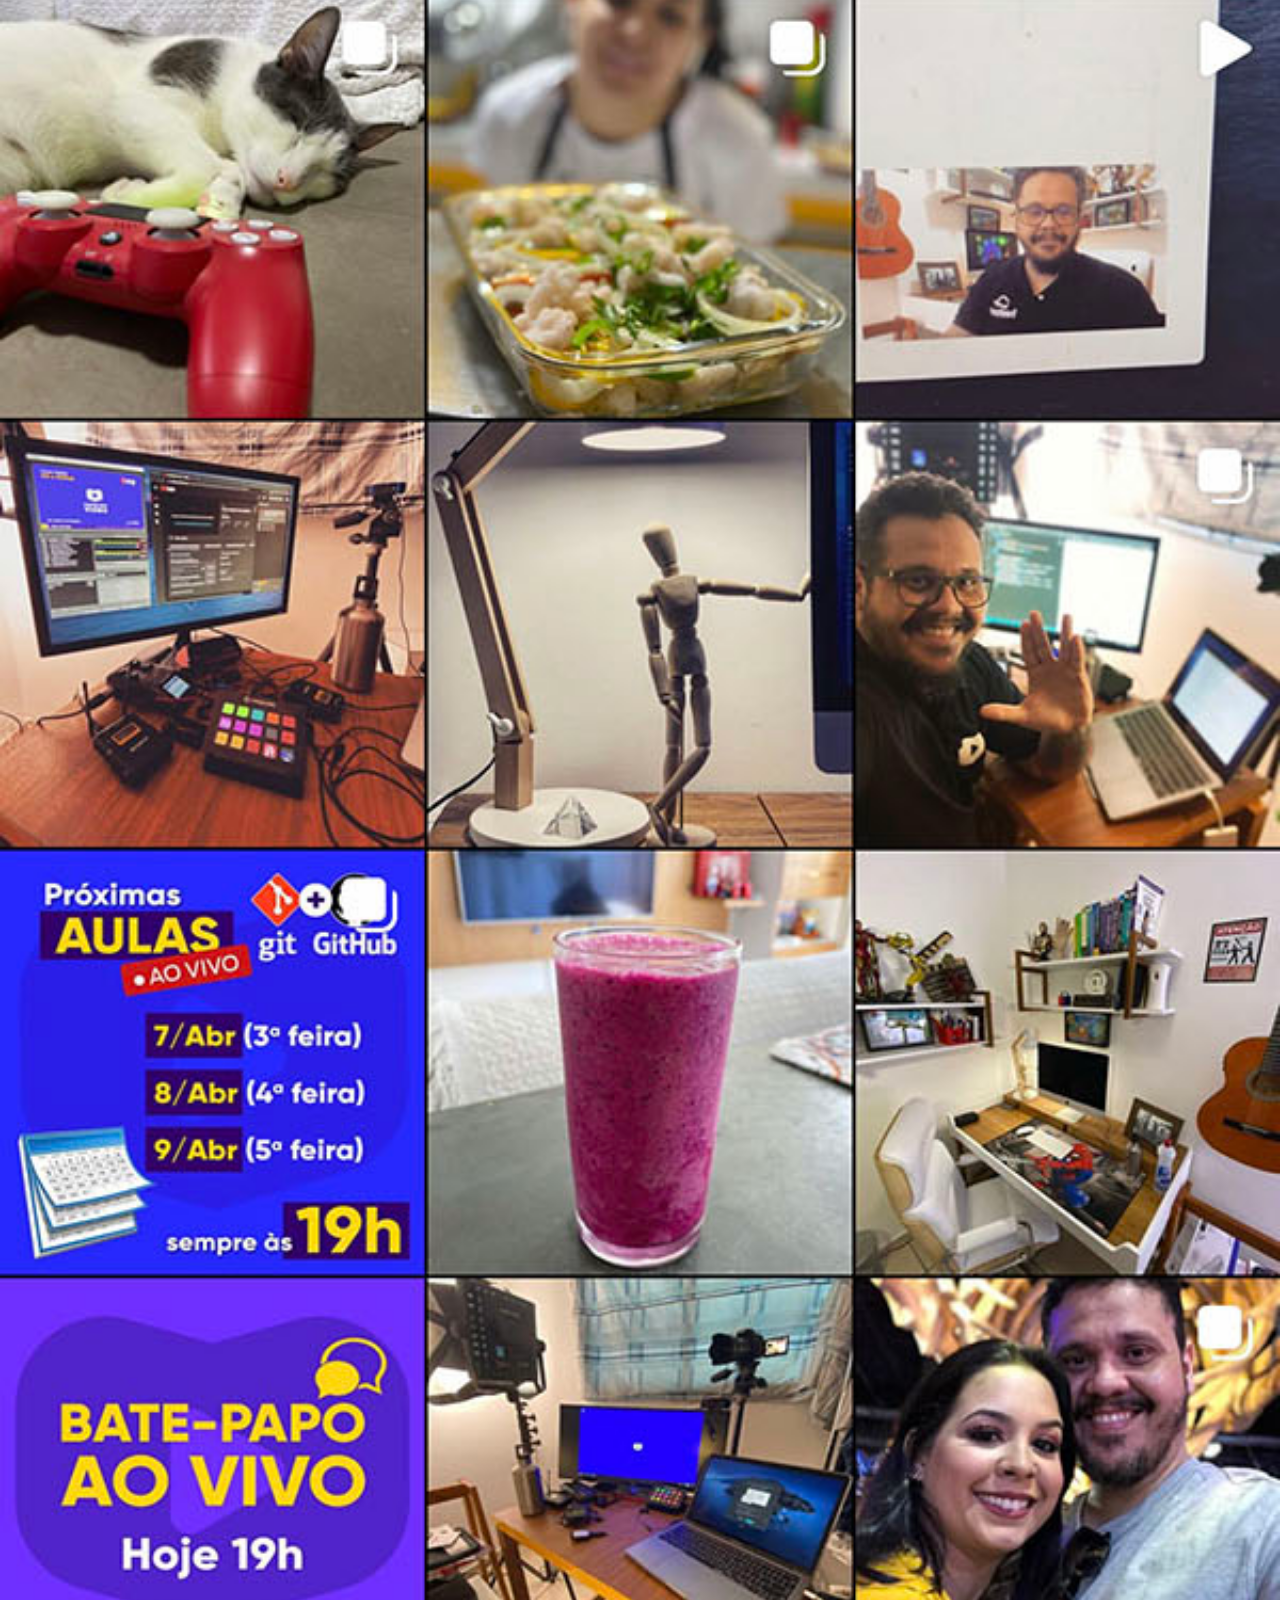
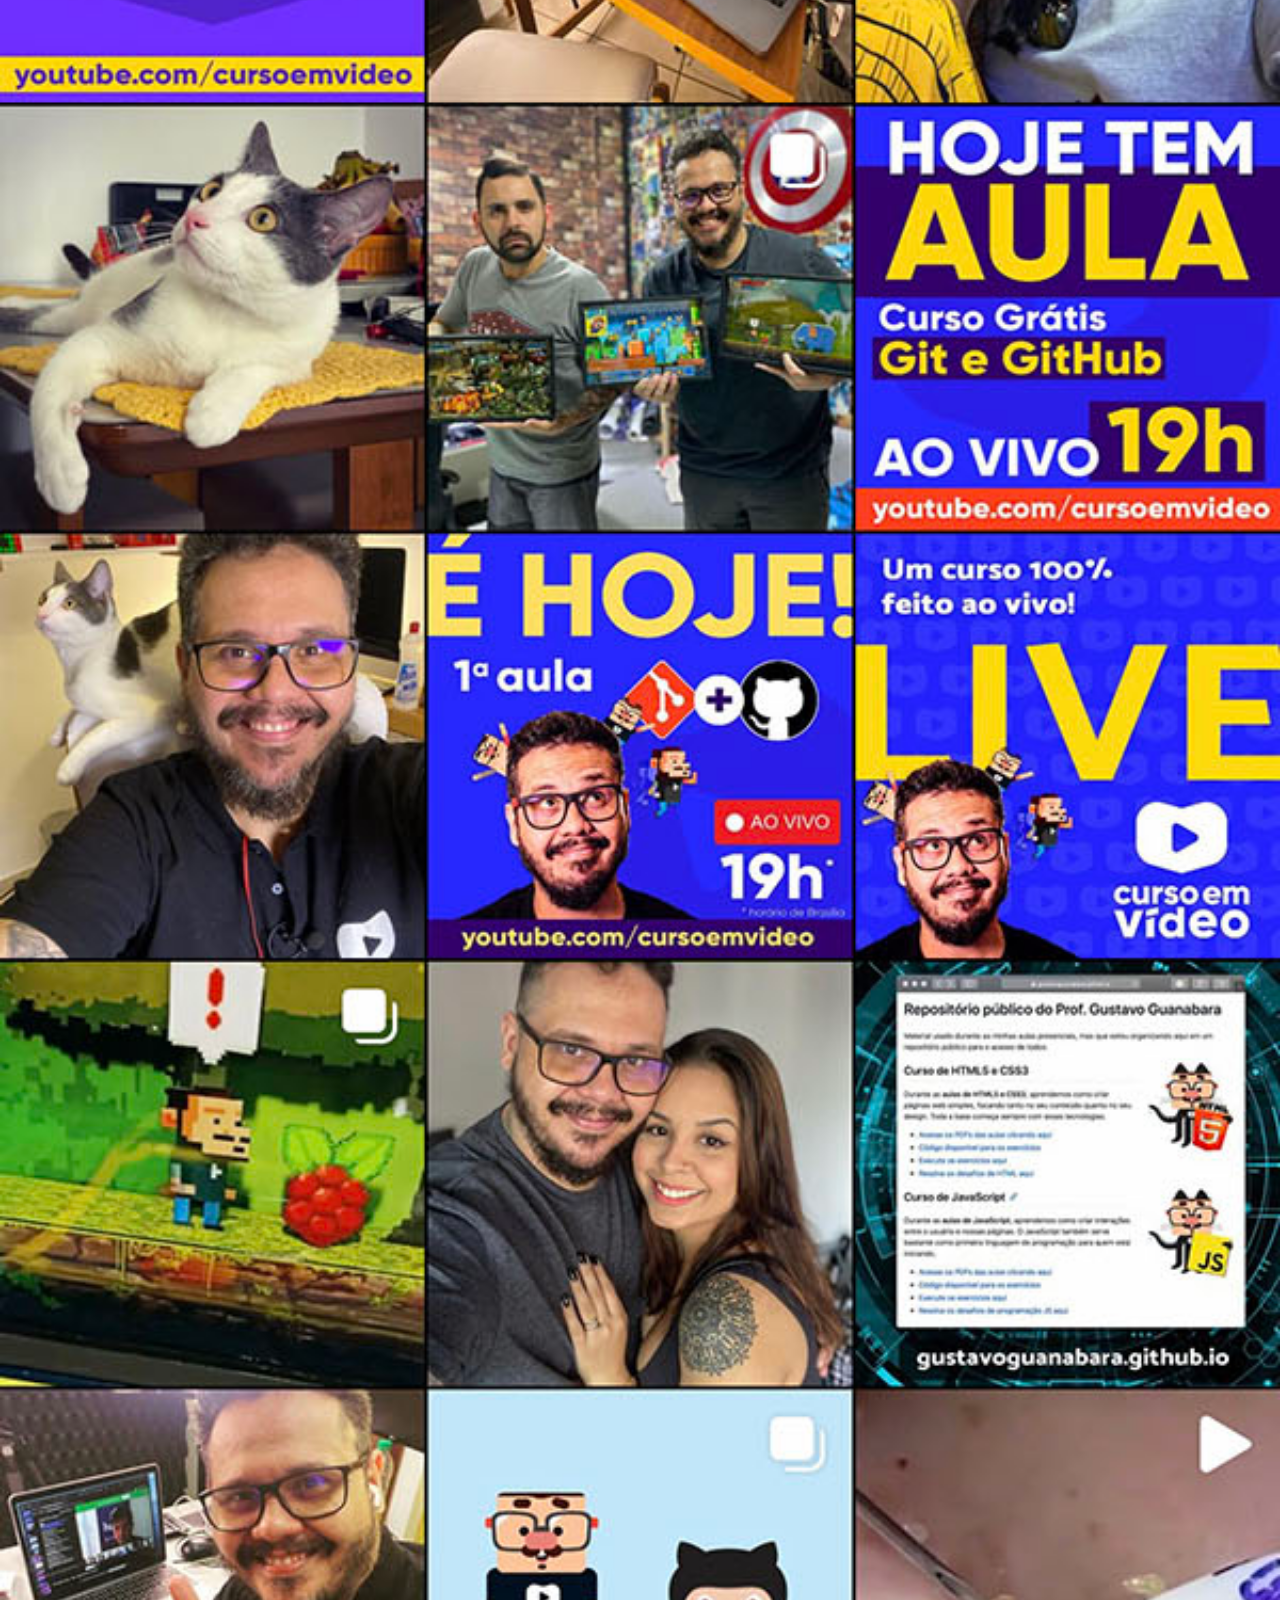
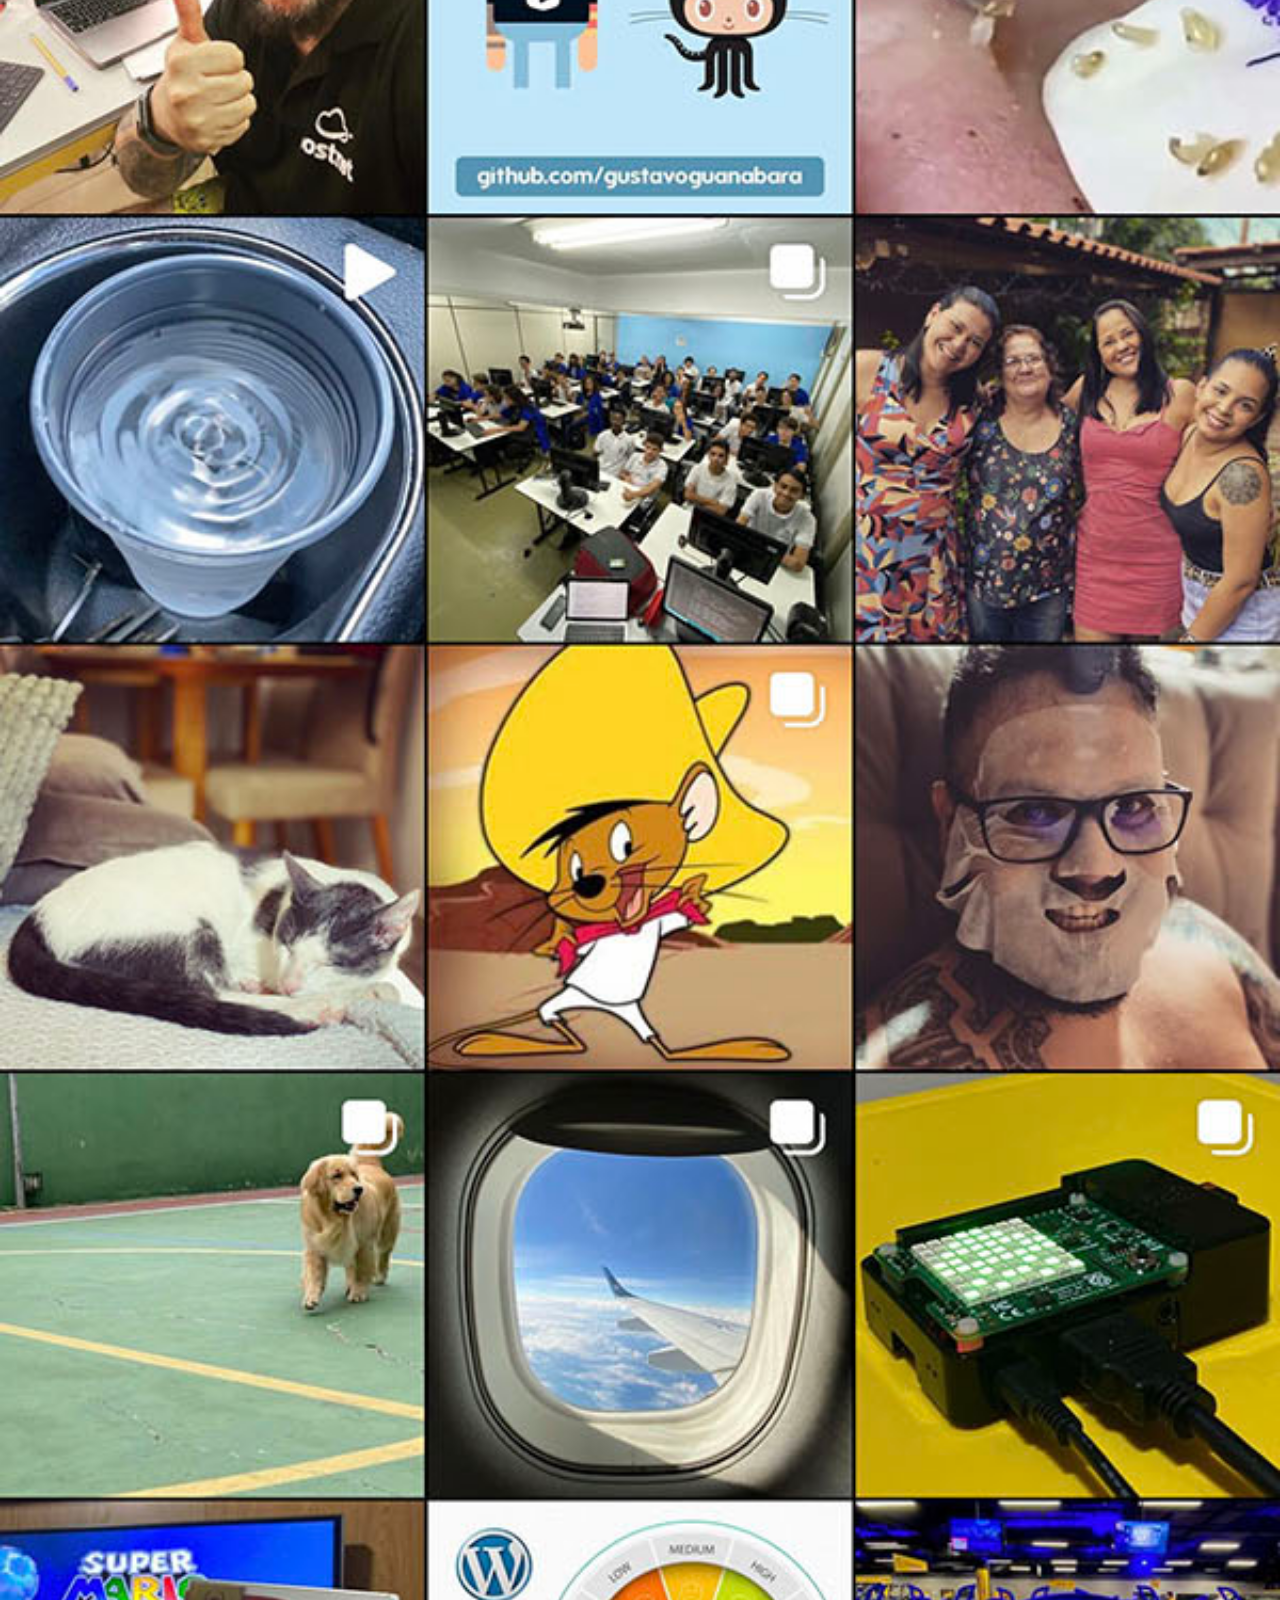
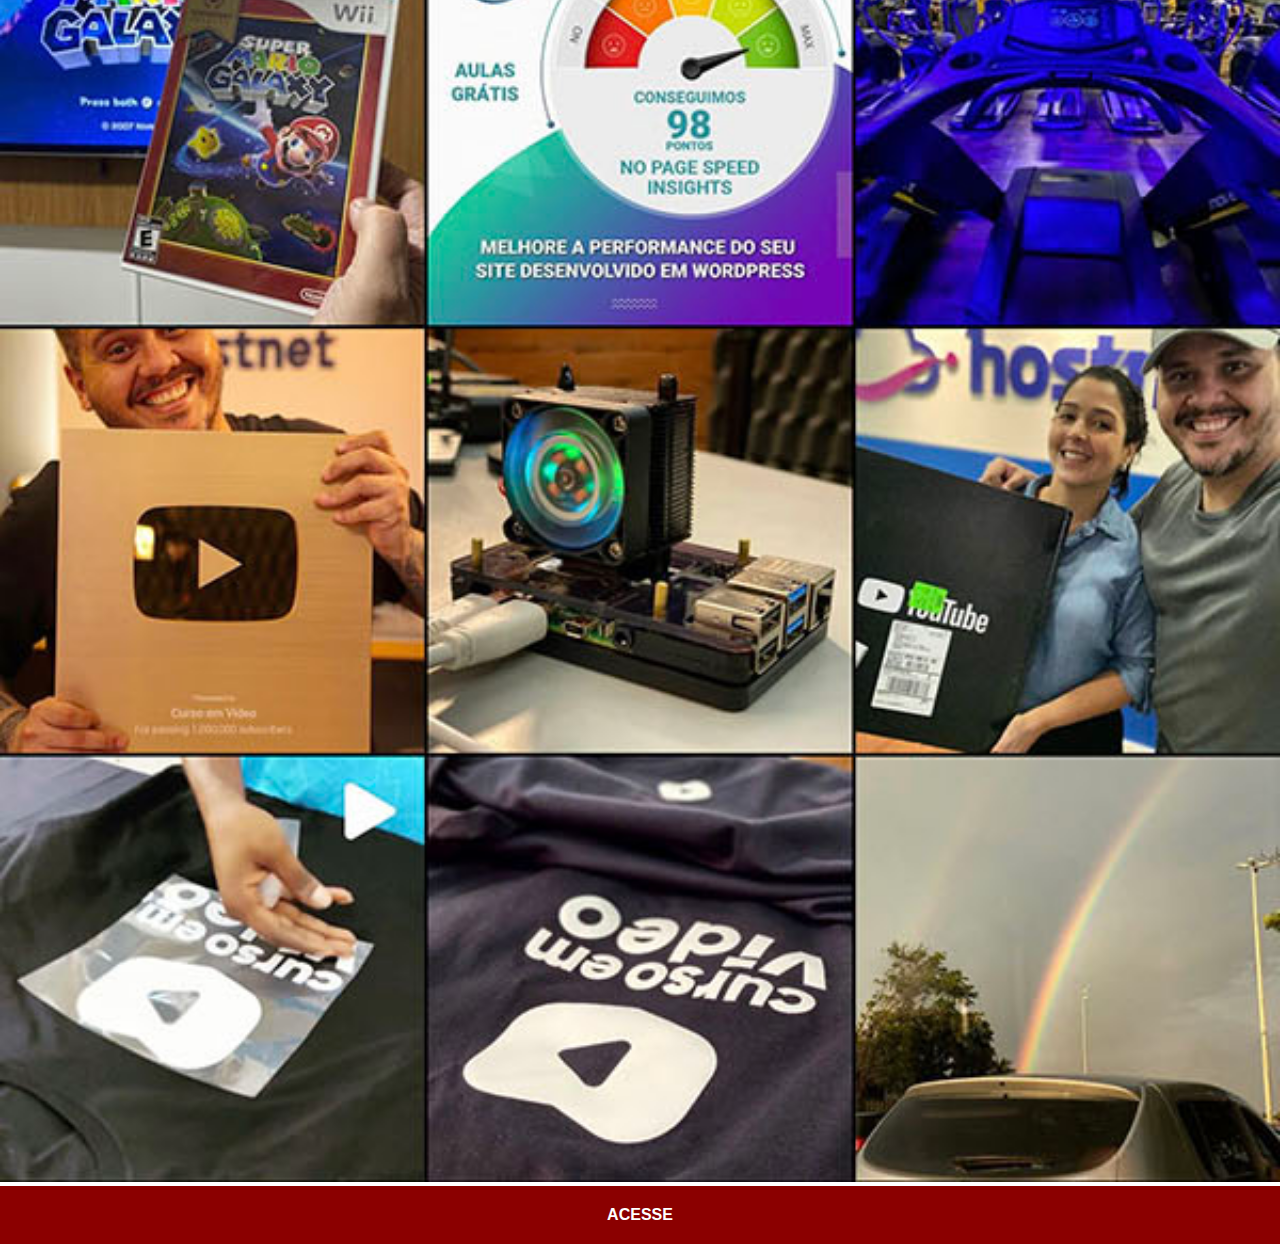
<file: instagram.html>
<!DOCTYPE html>
<html lang="pt-br">
<head>
    <meta charset="UTF-8">
    <meta http-equiv="X-UA-Compatible" content="IE=edge">
    <meta name="viewport" content="width=device-width, initial-scale=1.0">
    <title>Instagram</title>
    <link rel="stylesheet" href="estilo/social.css">
</head>
<body>
    <img src="imagens/tela-instagram.jpg" alt="Instagram">
    <a href="https://www.instagram.com/gustavoguanabara/" target="_blank">ACESSE</a>
</body>
</html>
</file>
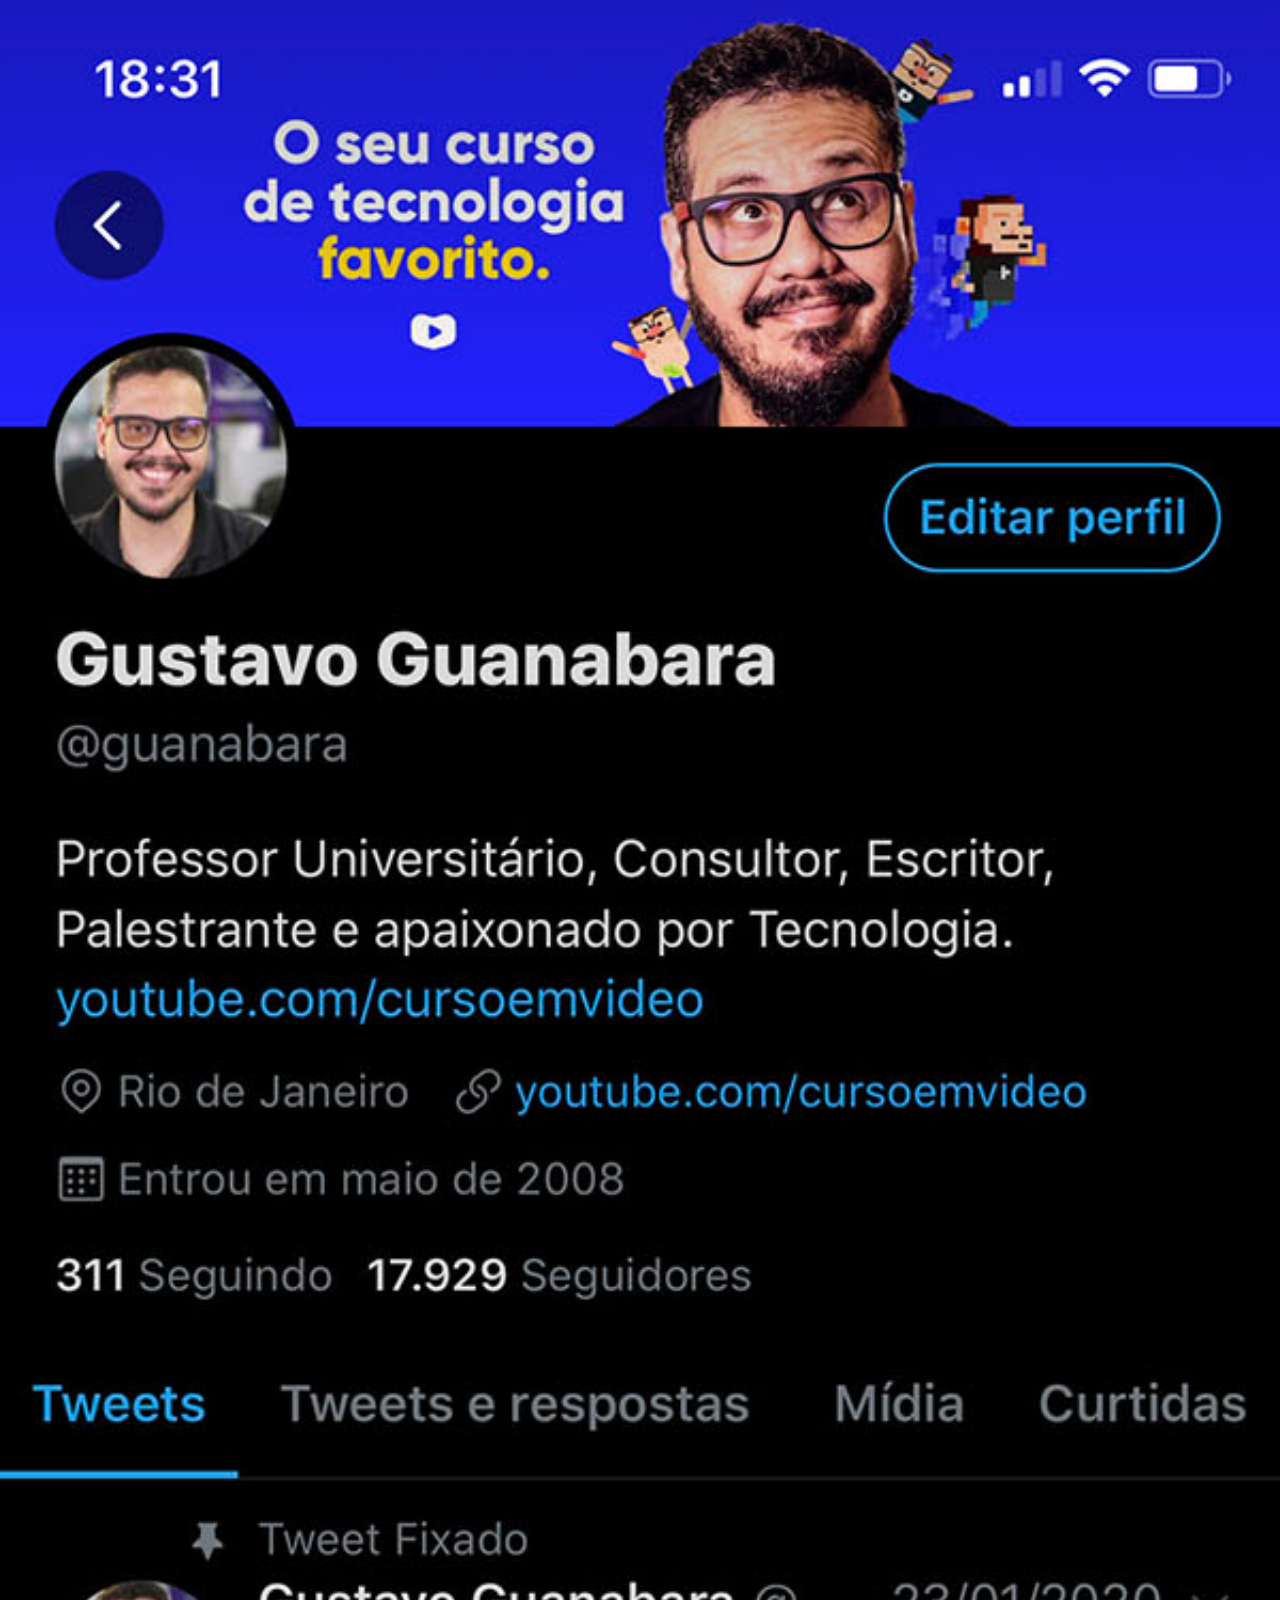
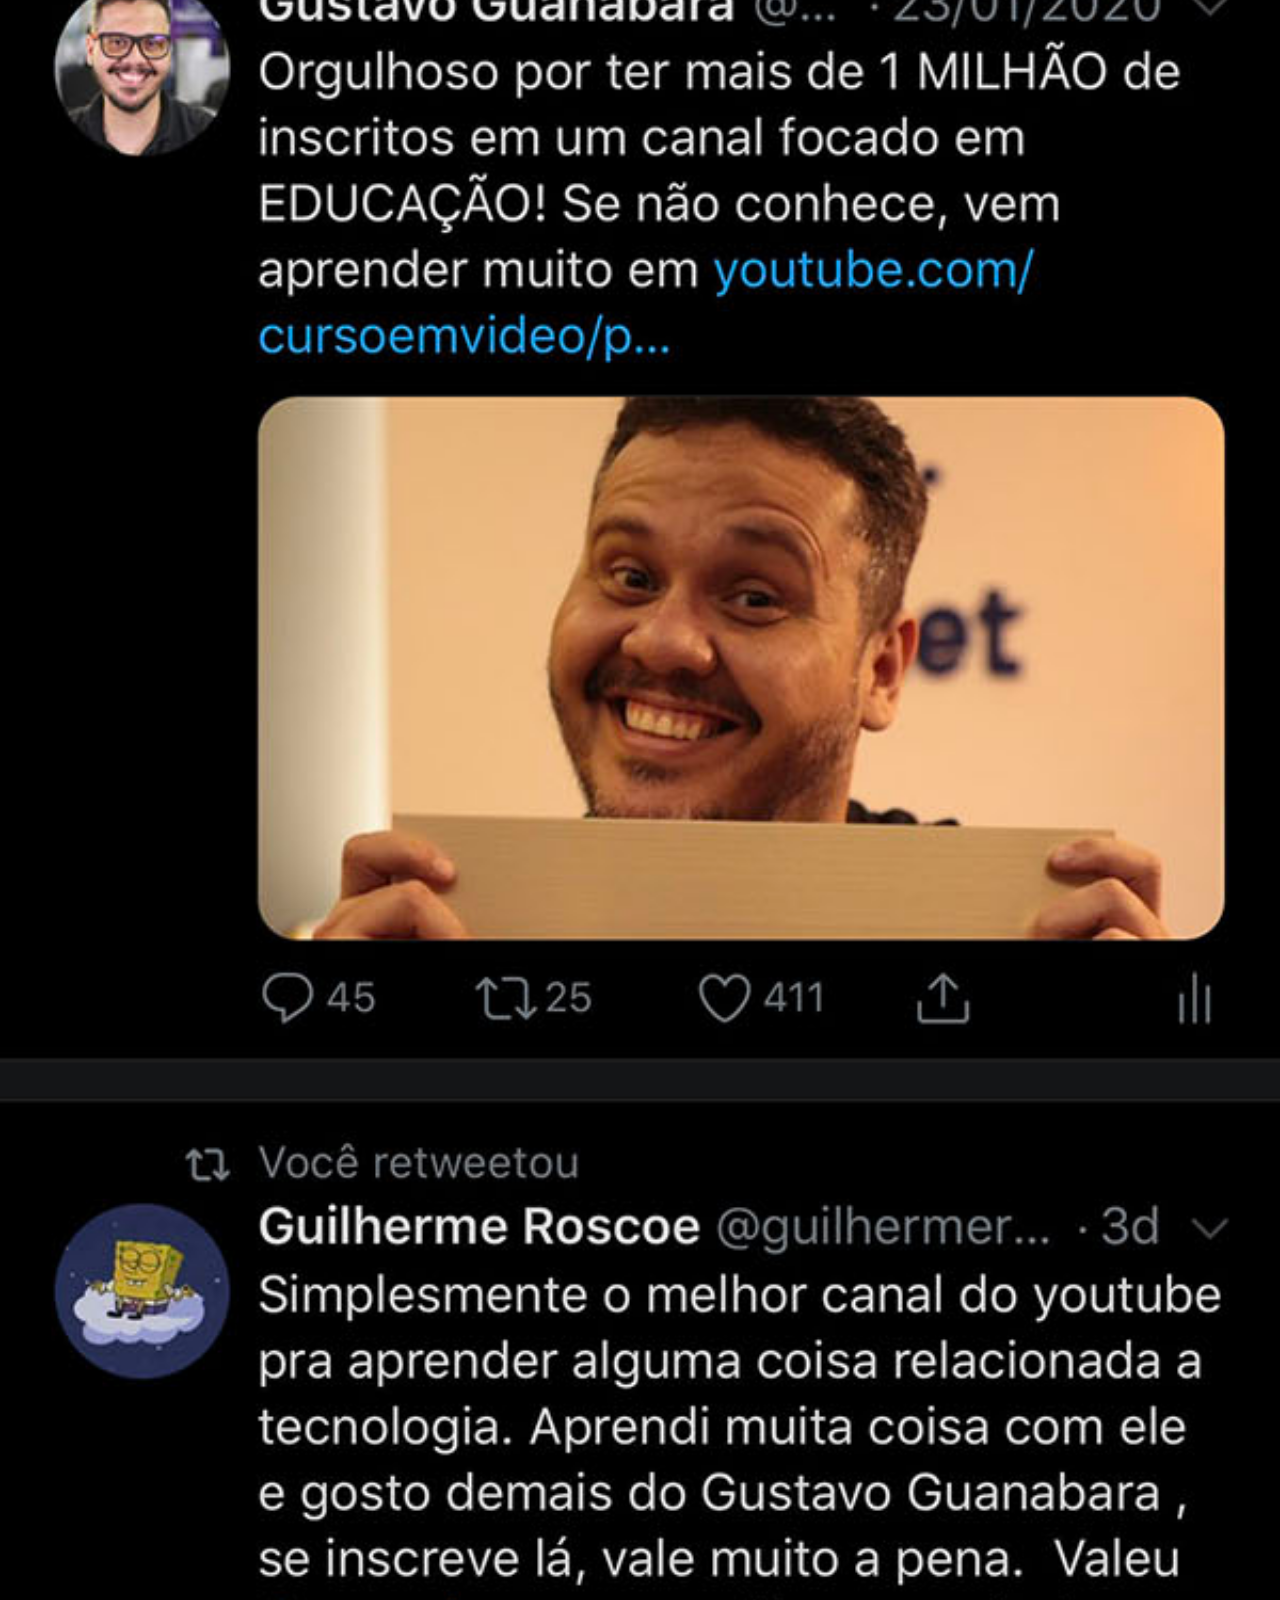
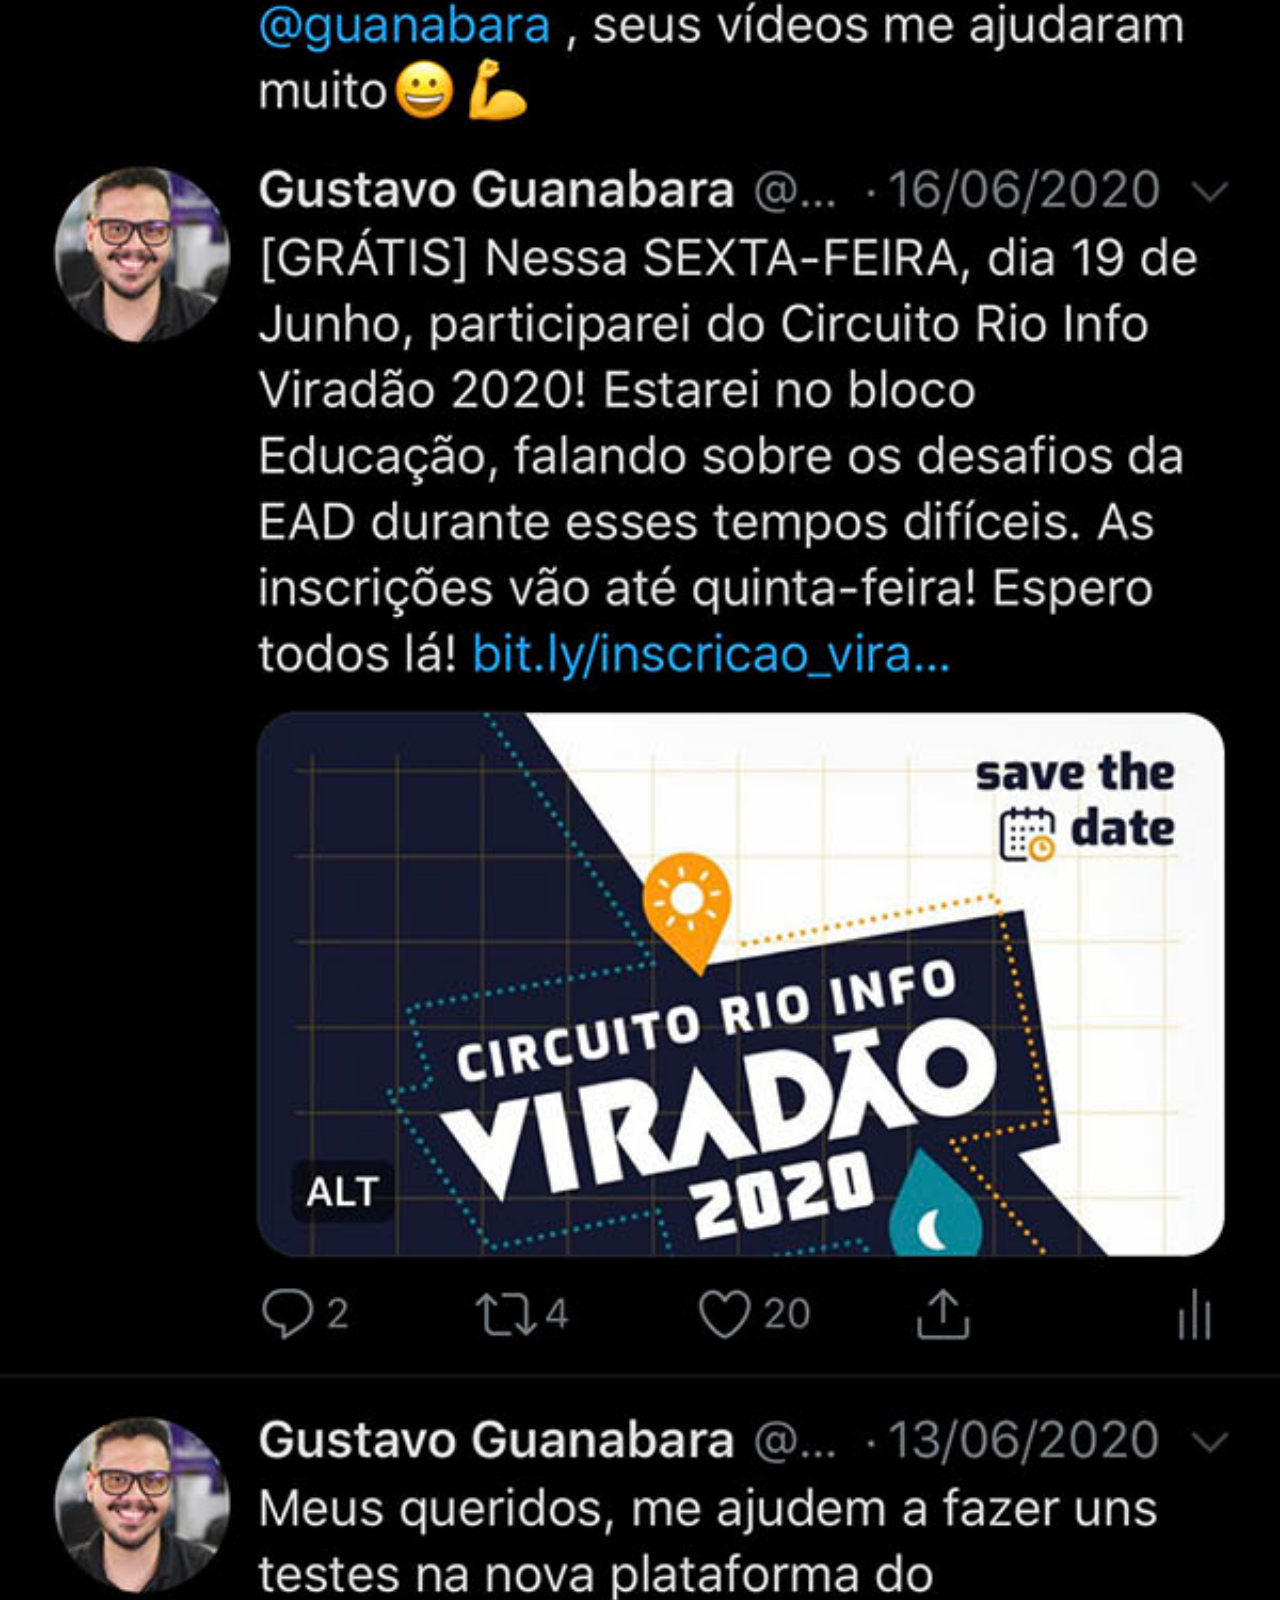
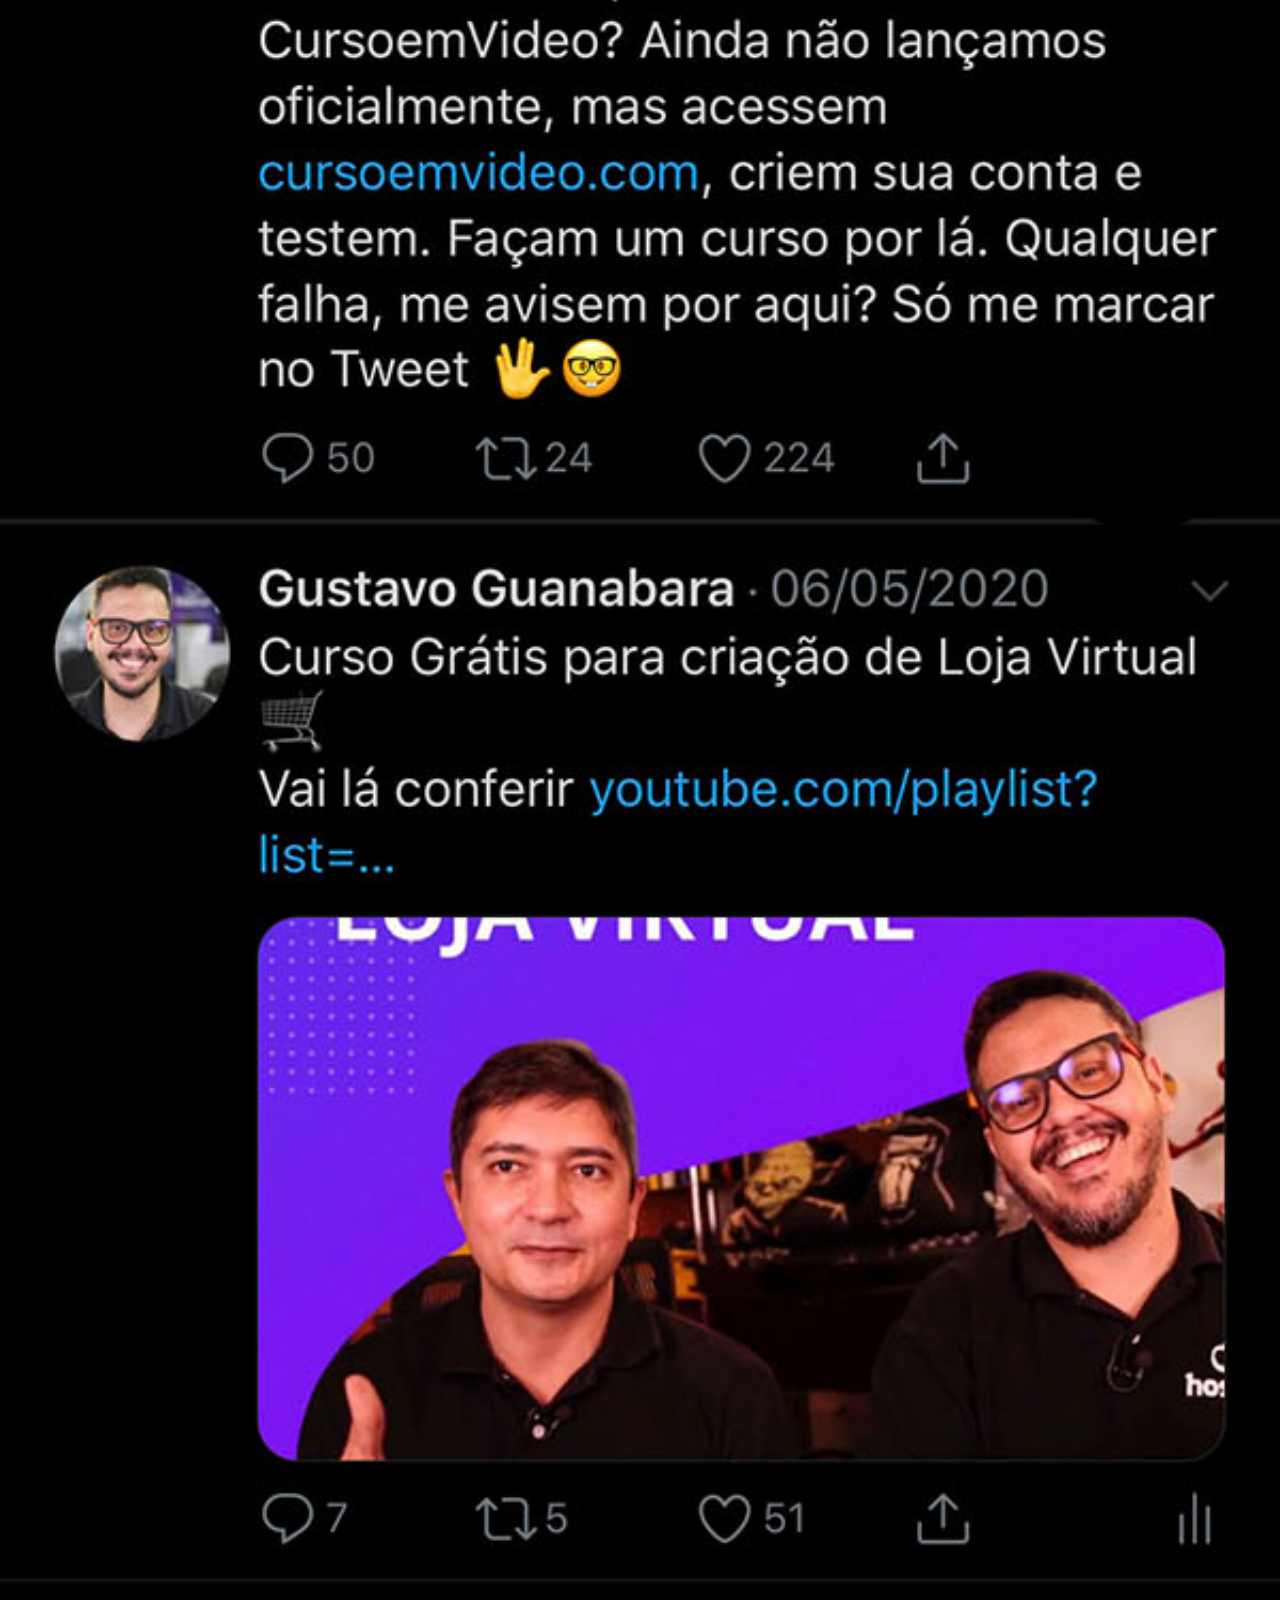
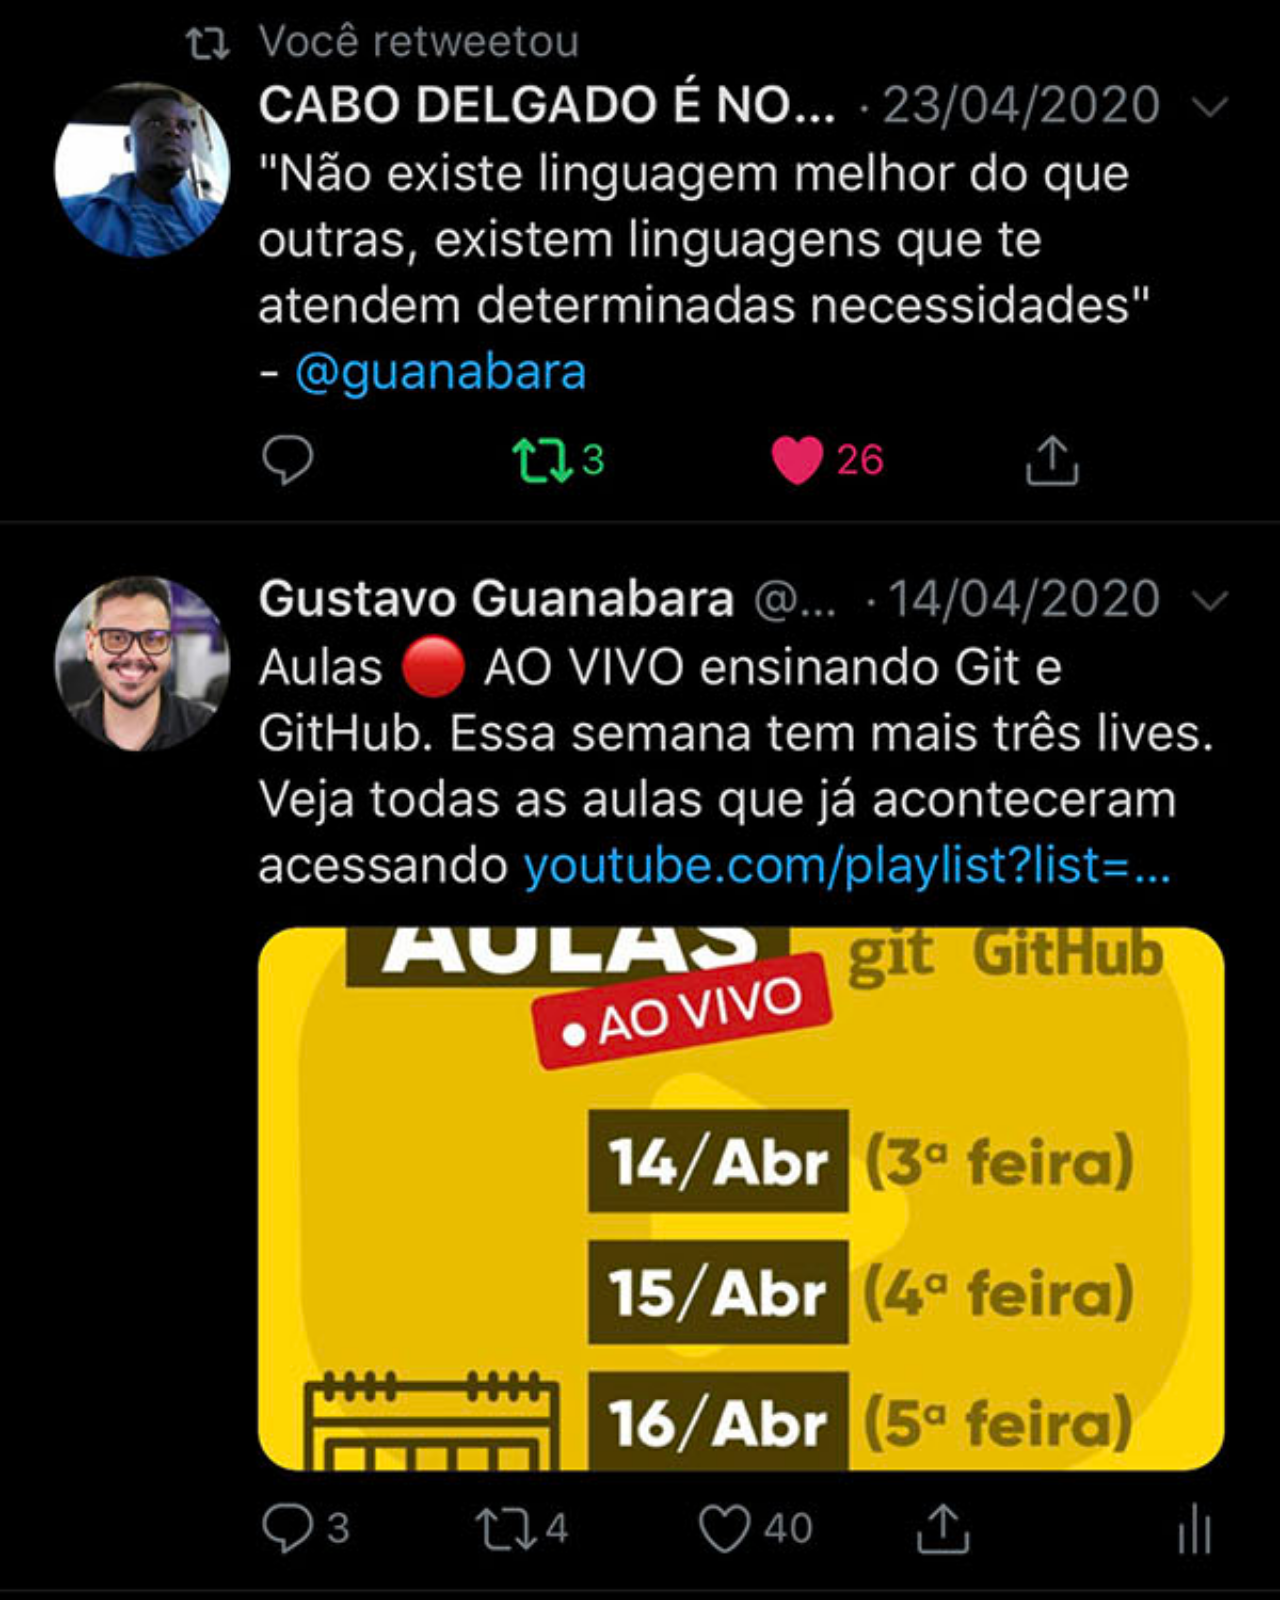
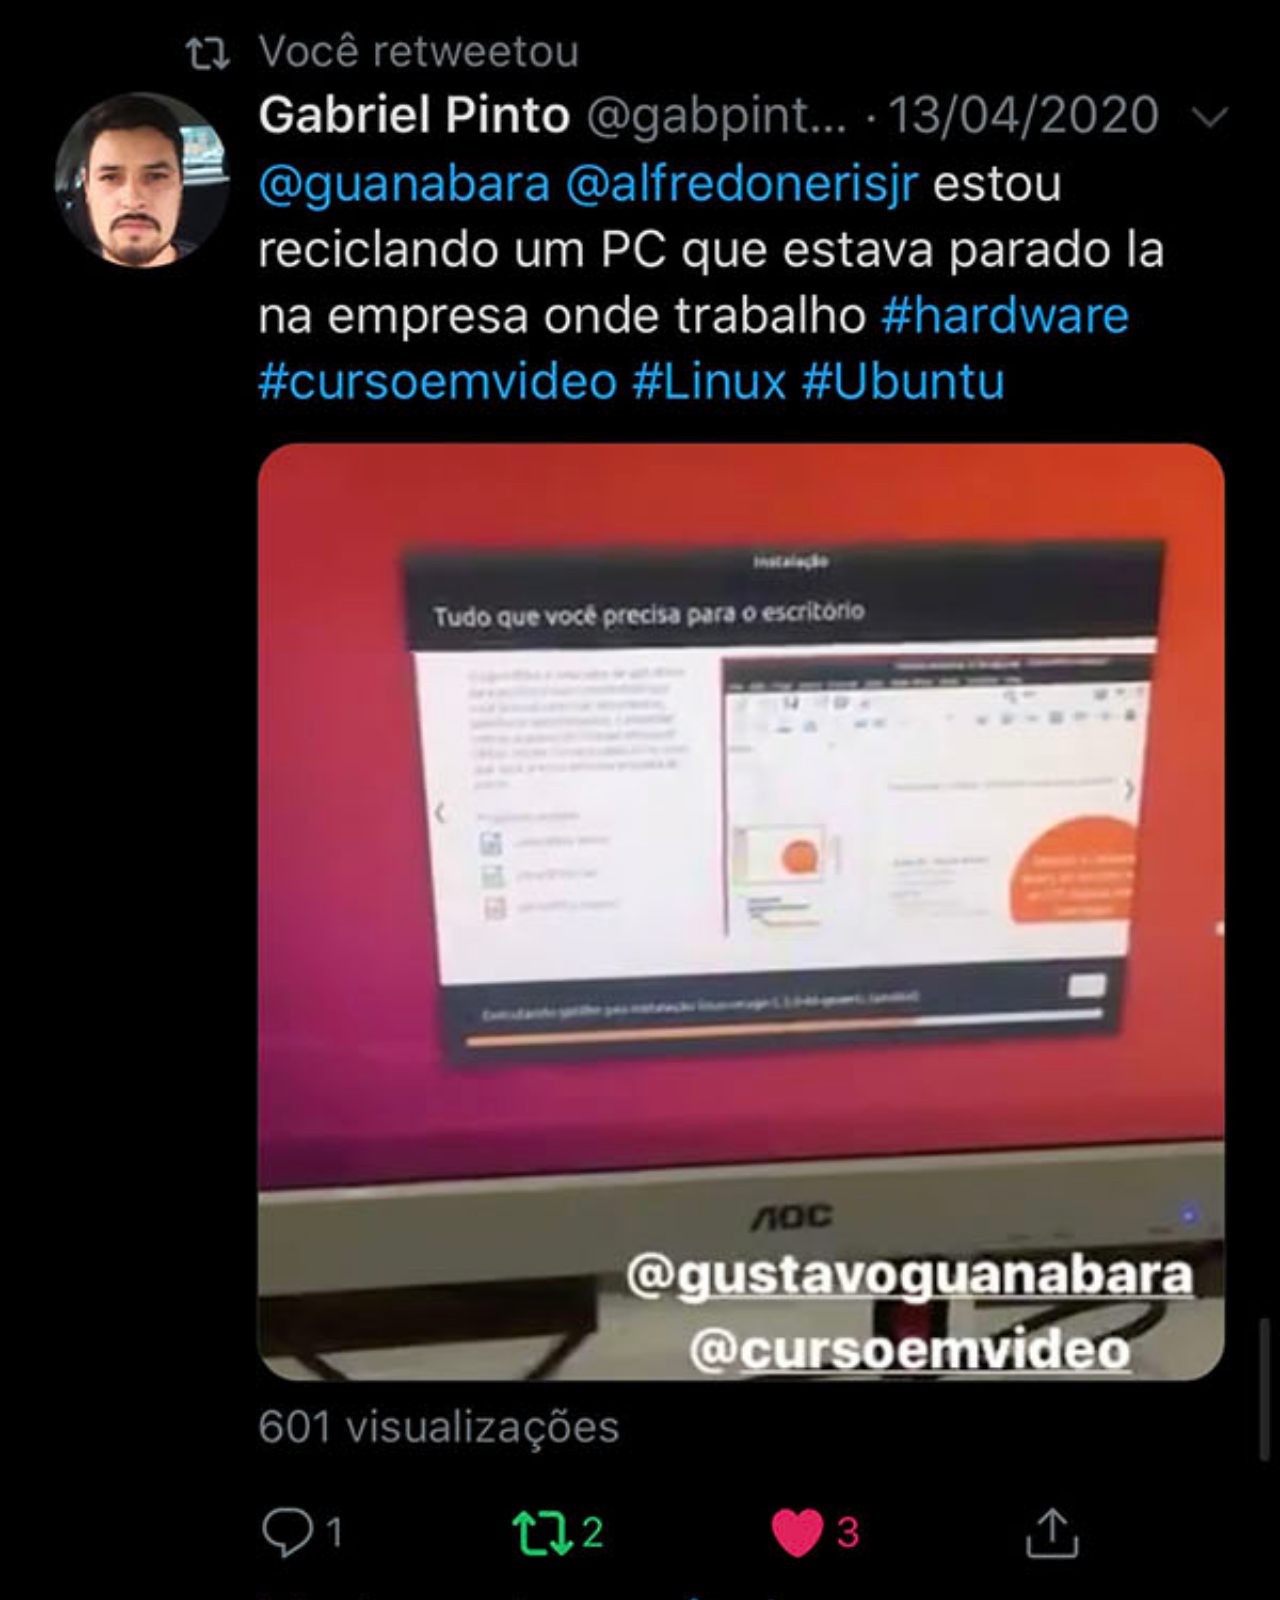
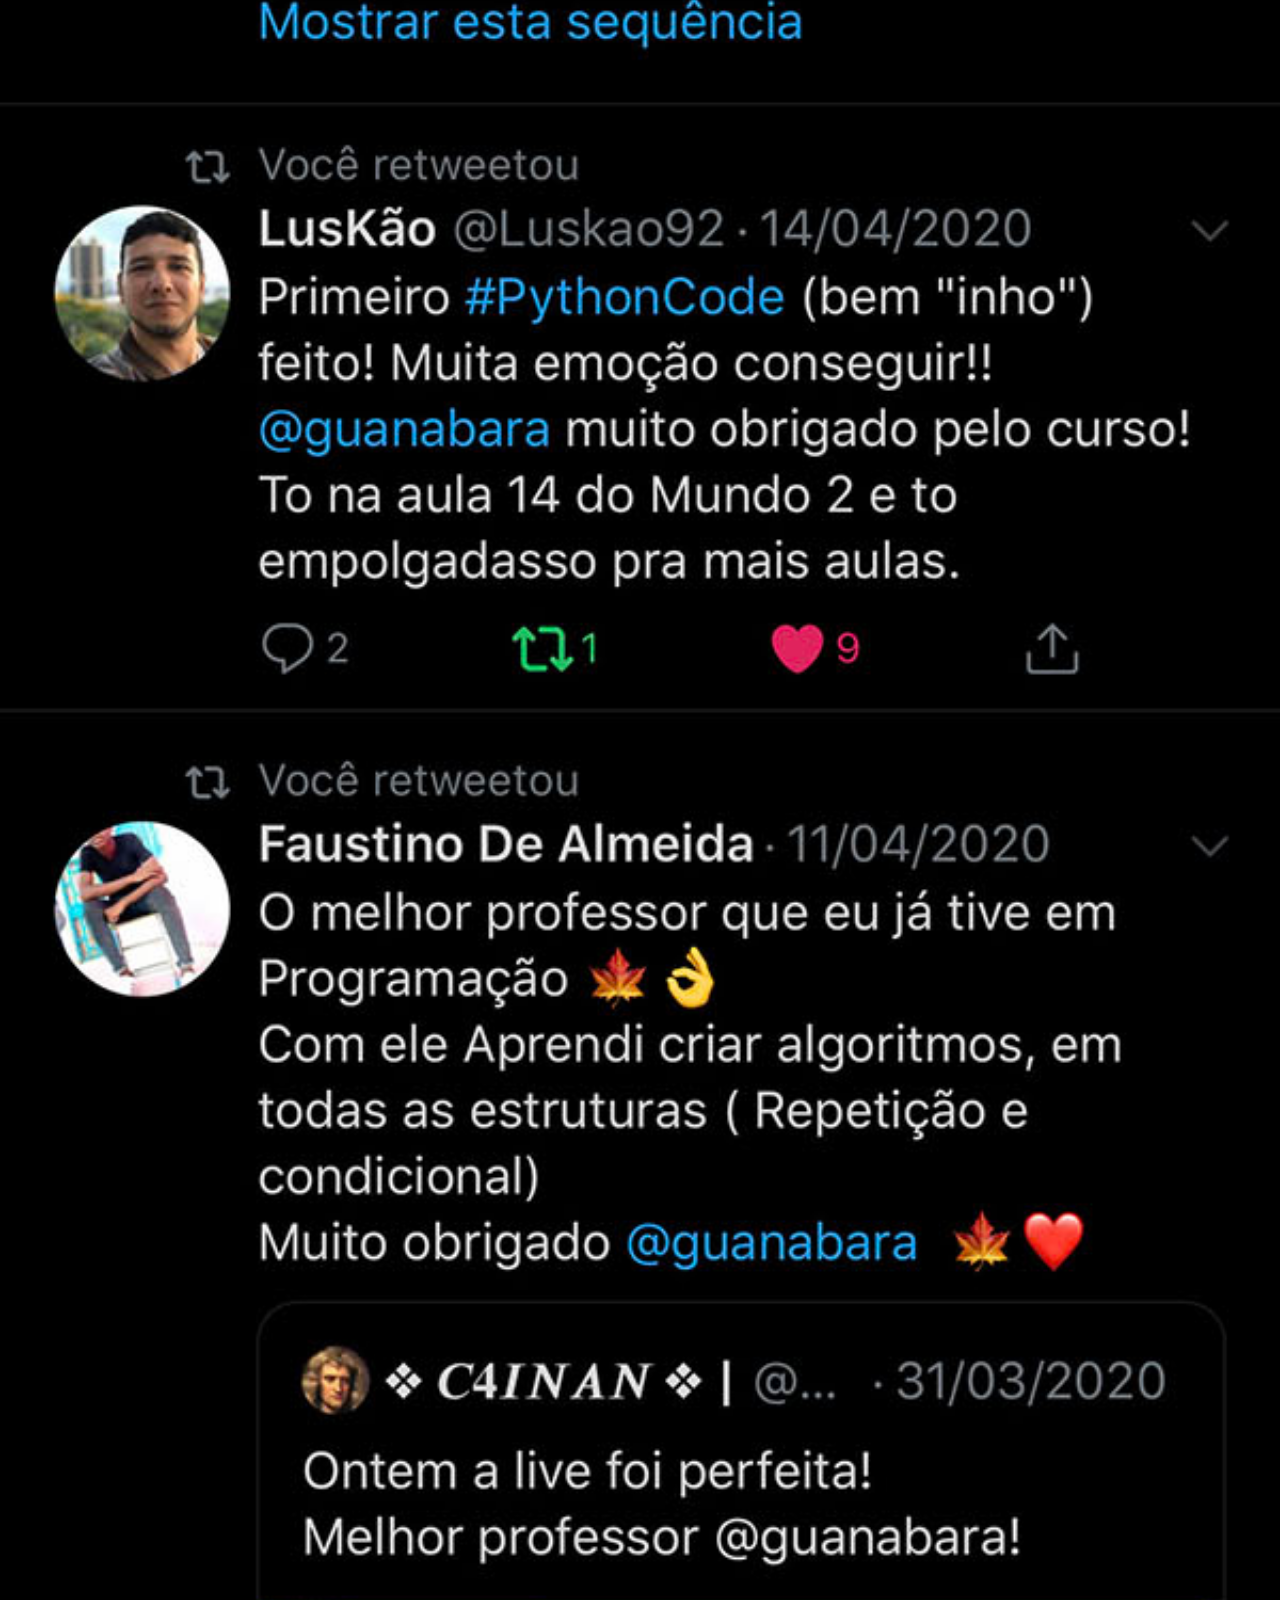
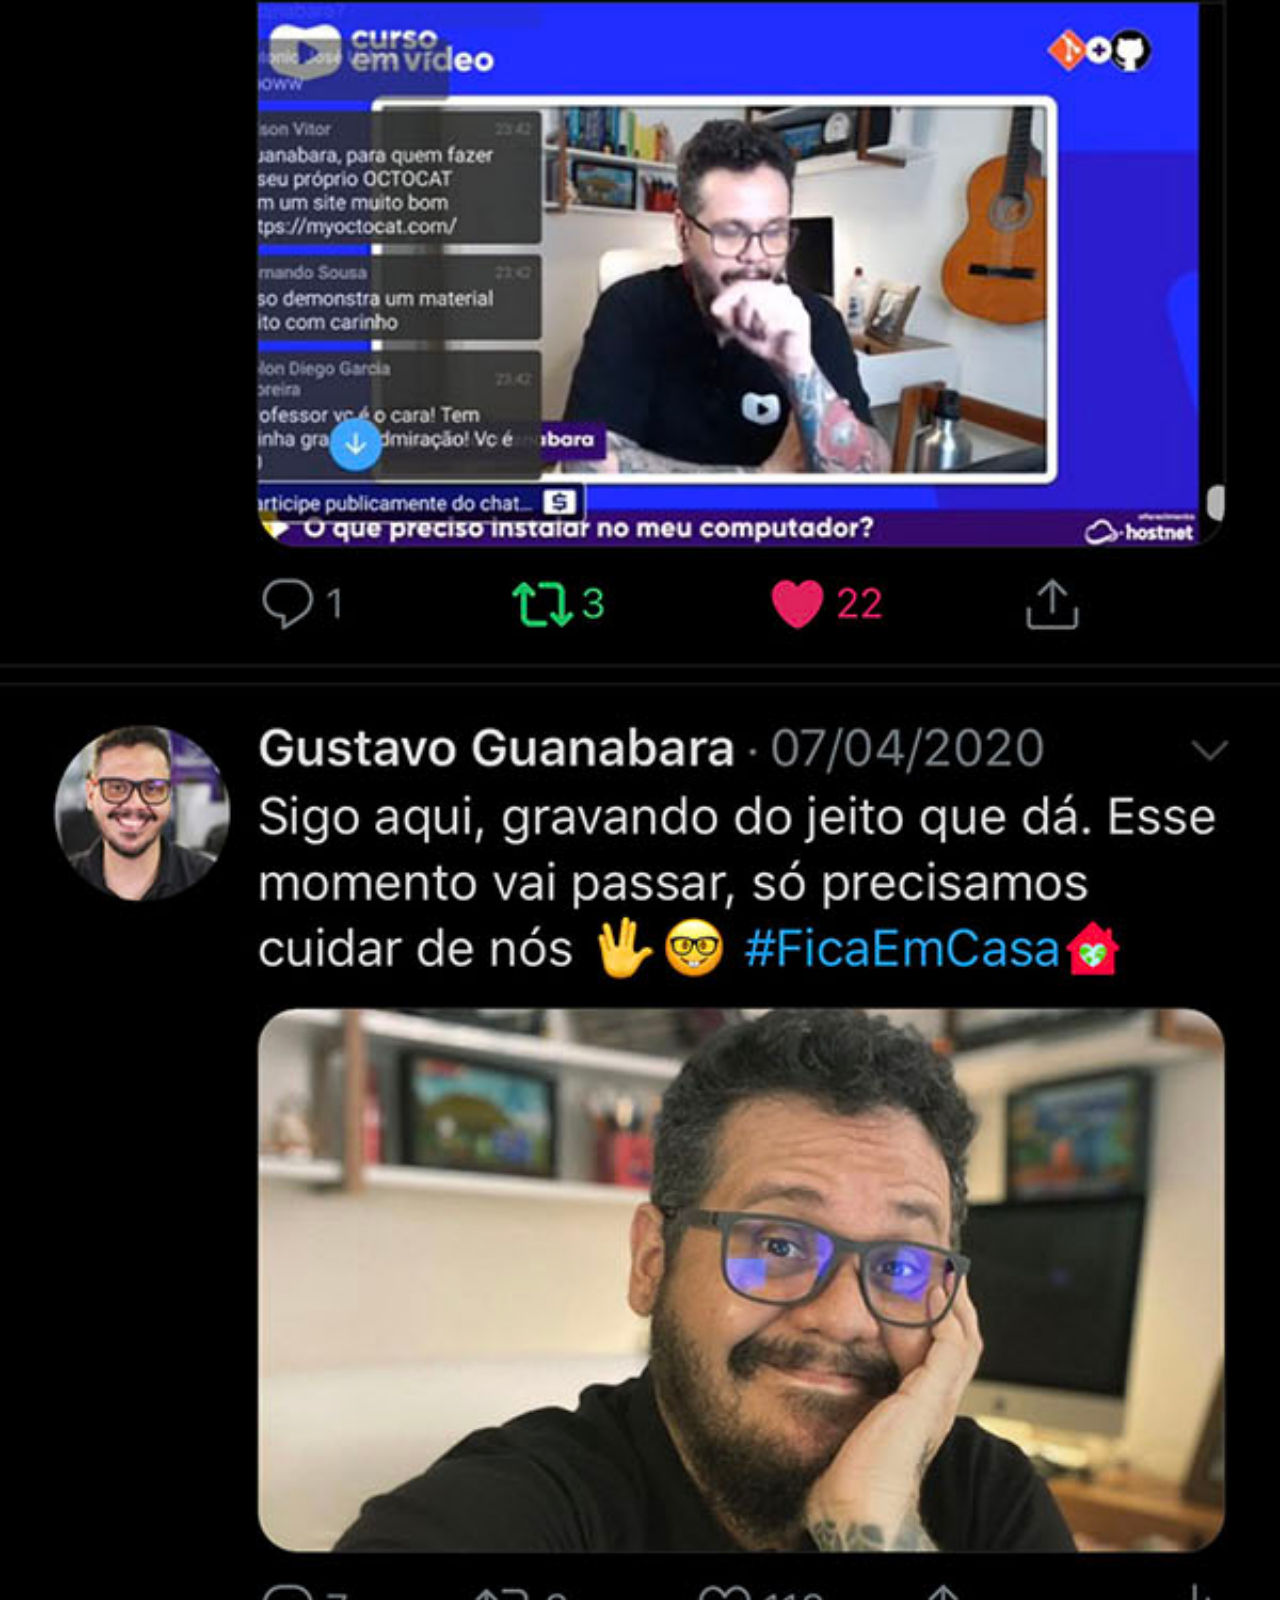
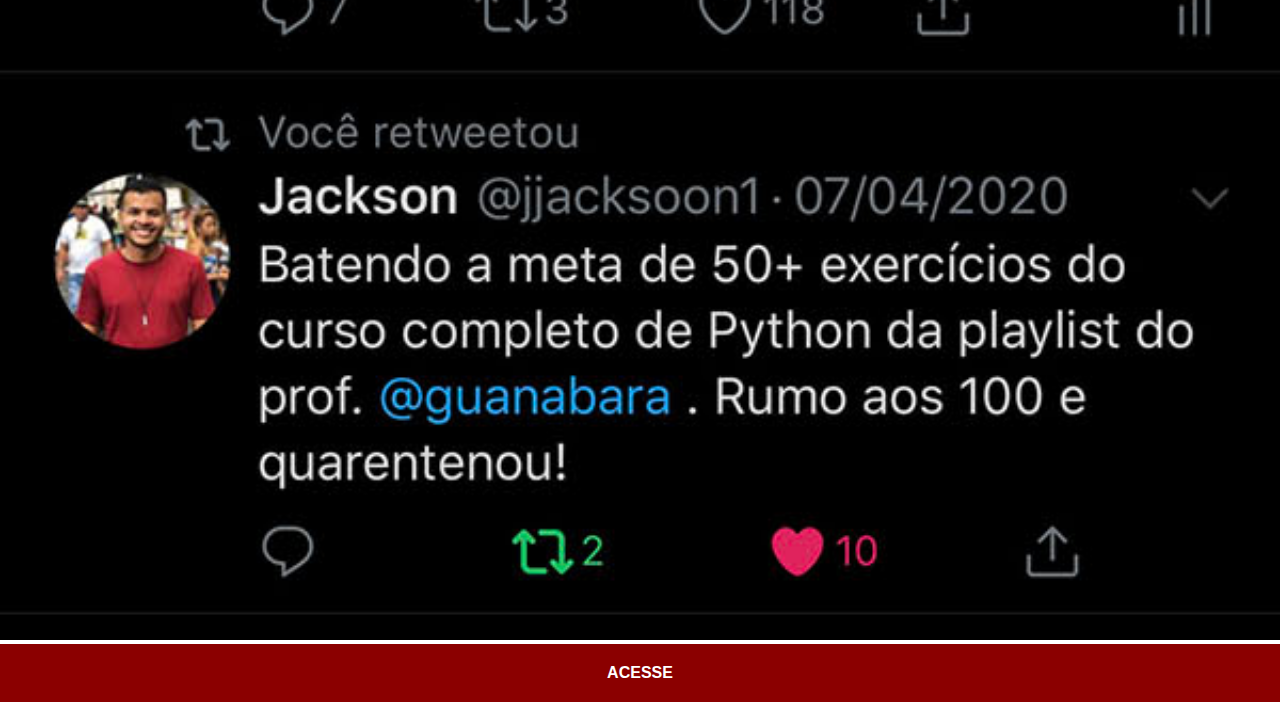
<file: twitter.html>
<!DOCTYPE html>
<html lang="pt-br">
<head>
    <meta charset="UTF-8">
    <meta http-equiv="X-UA-Compatible" content="IE=edge">
    <meta name="viewport" content="width=device-width, initial-scale=1.0">
    <title>Twitter</title>
    <link rel="stylesheet" href="estilo/social.css">
</head>
<body>
    <img src="imagens/tela-twitter.jpg" alt="Twitter">
    <a href="https://twitter.com/guanabara?ref_src=twsrc%5Egoogle%7Ctwcamp%5Eserp%7Ctwgr%5Eauthor" target="_blank">ACESSE</a>
</body>
</html>
</file>
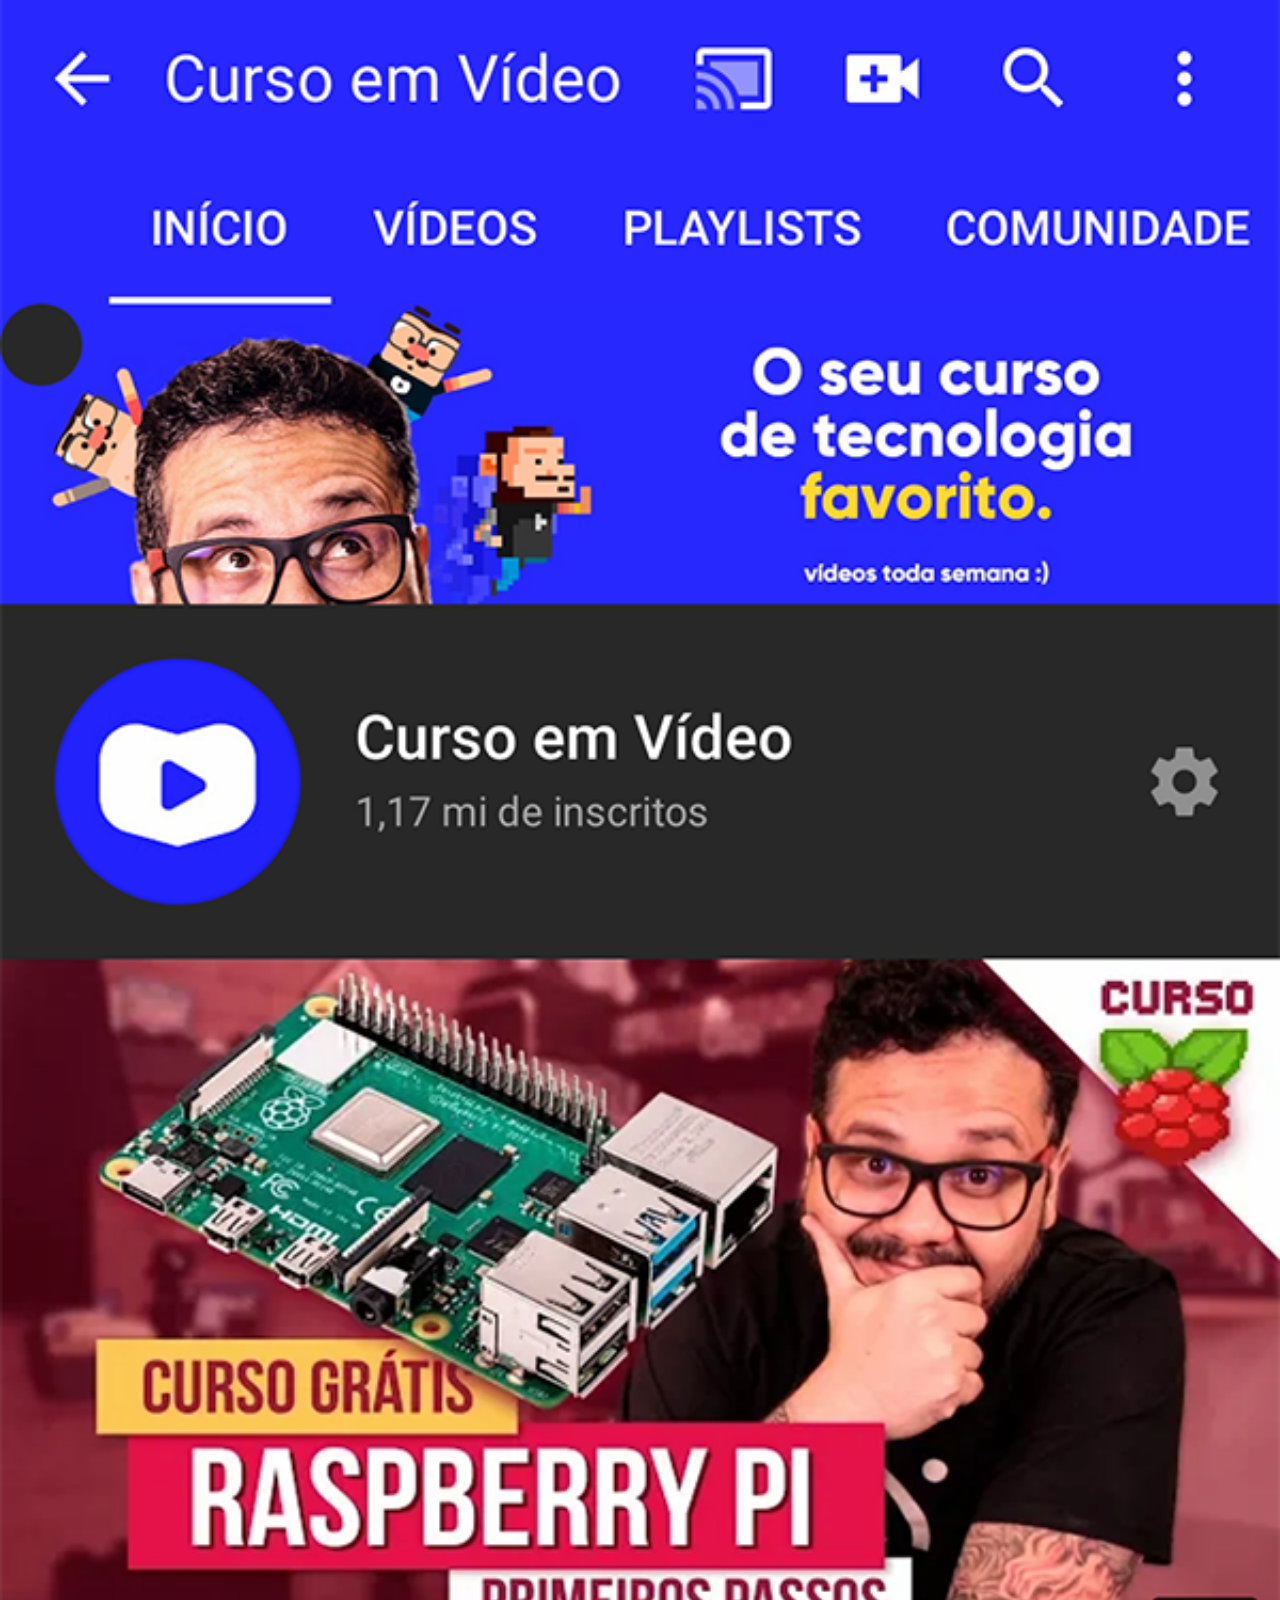
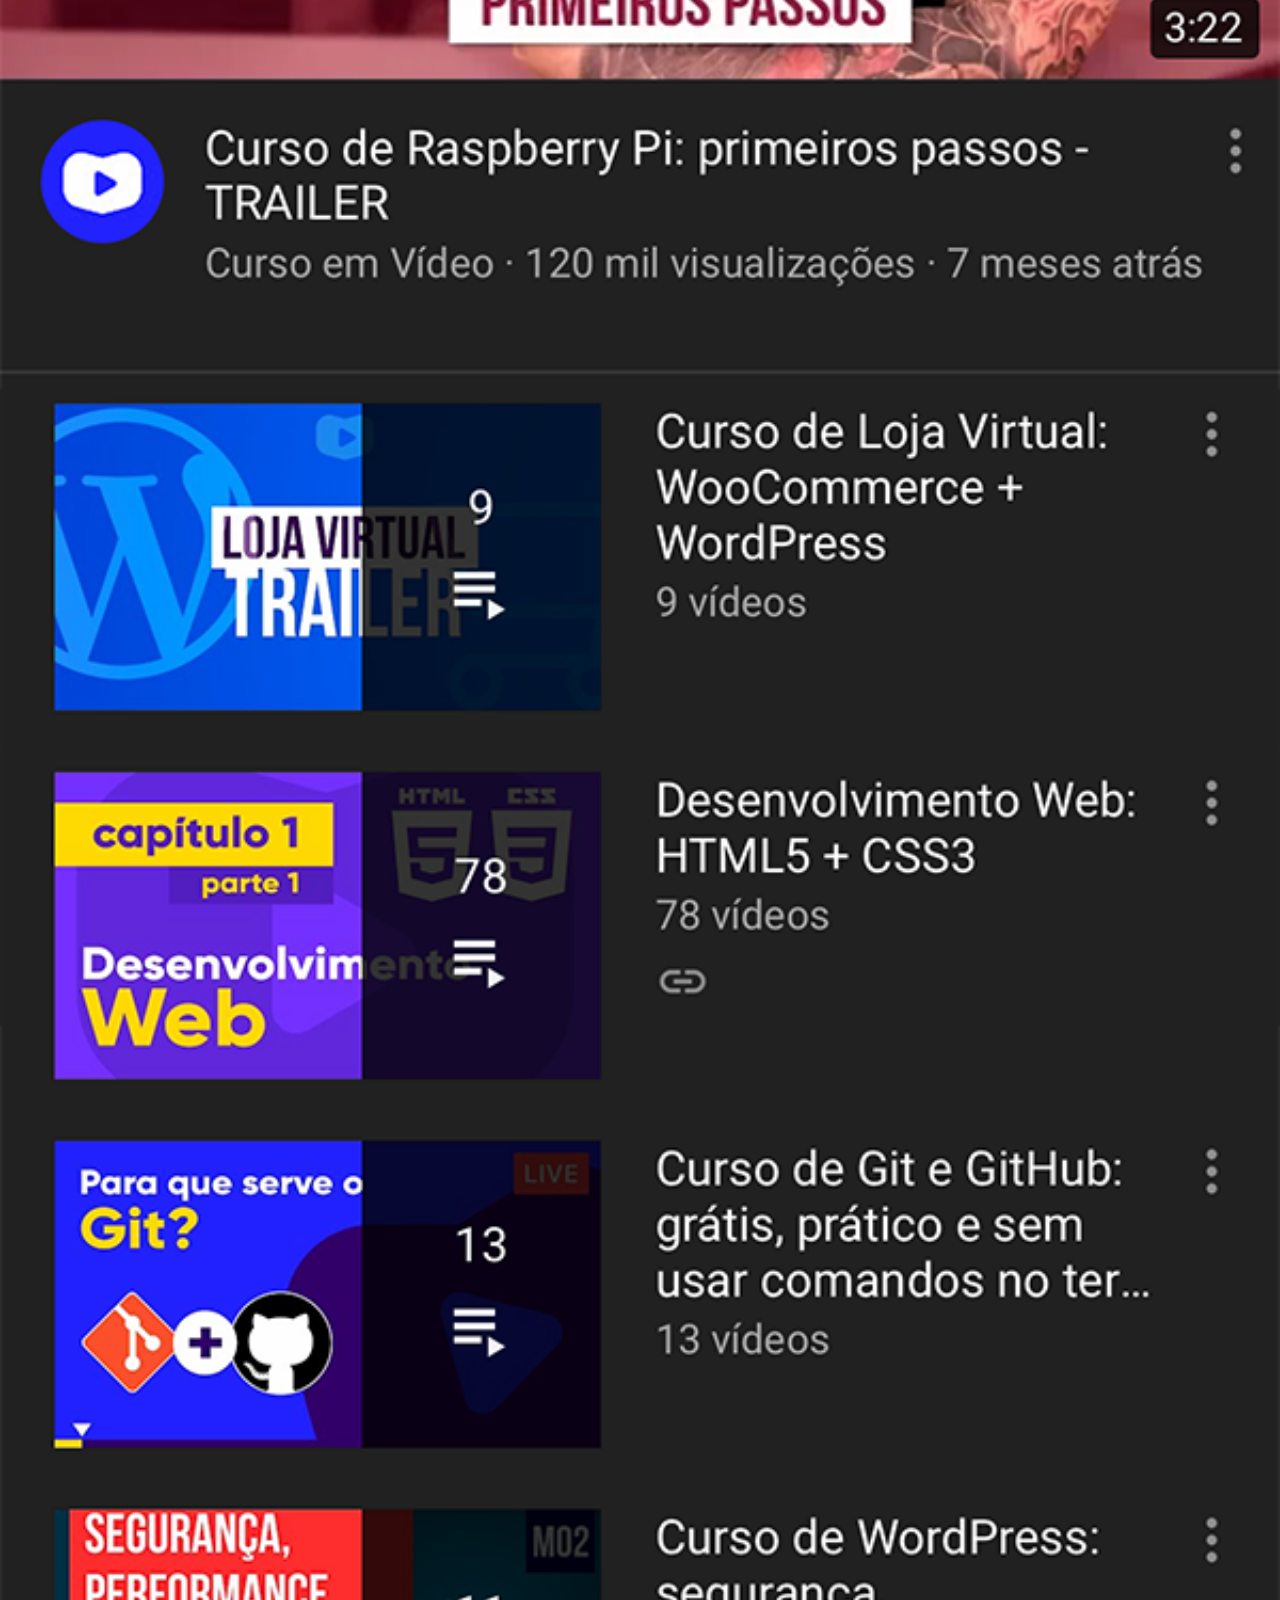
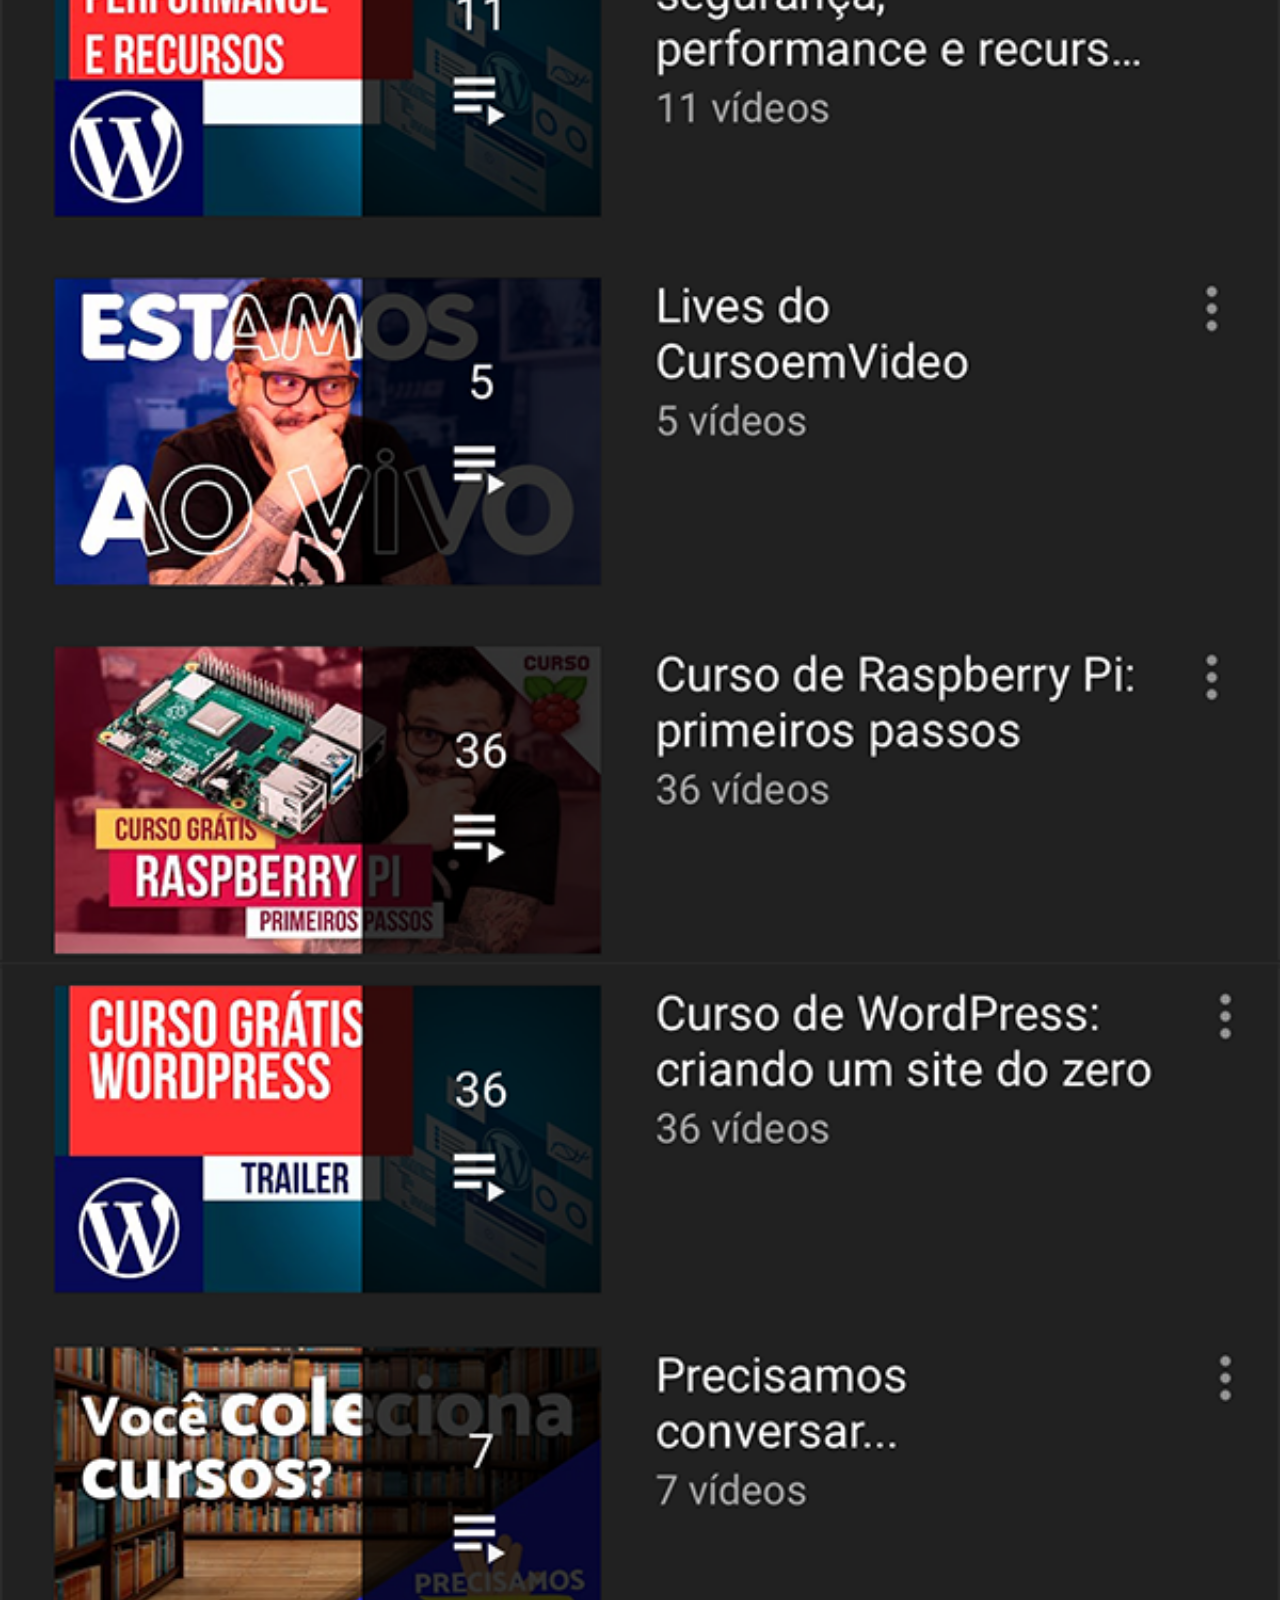
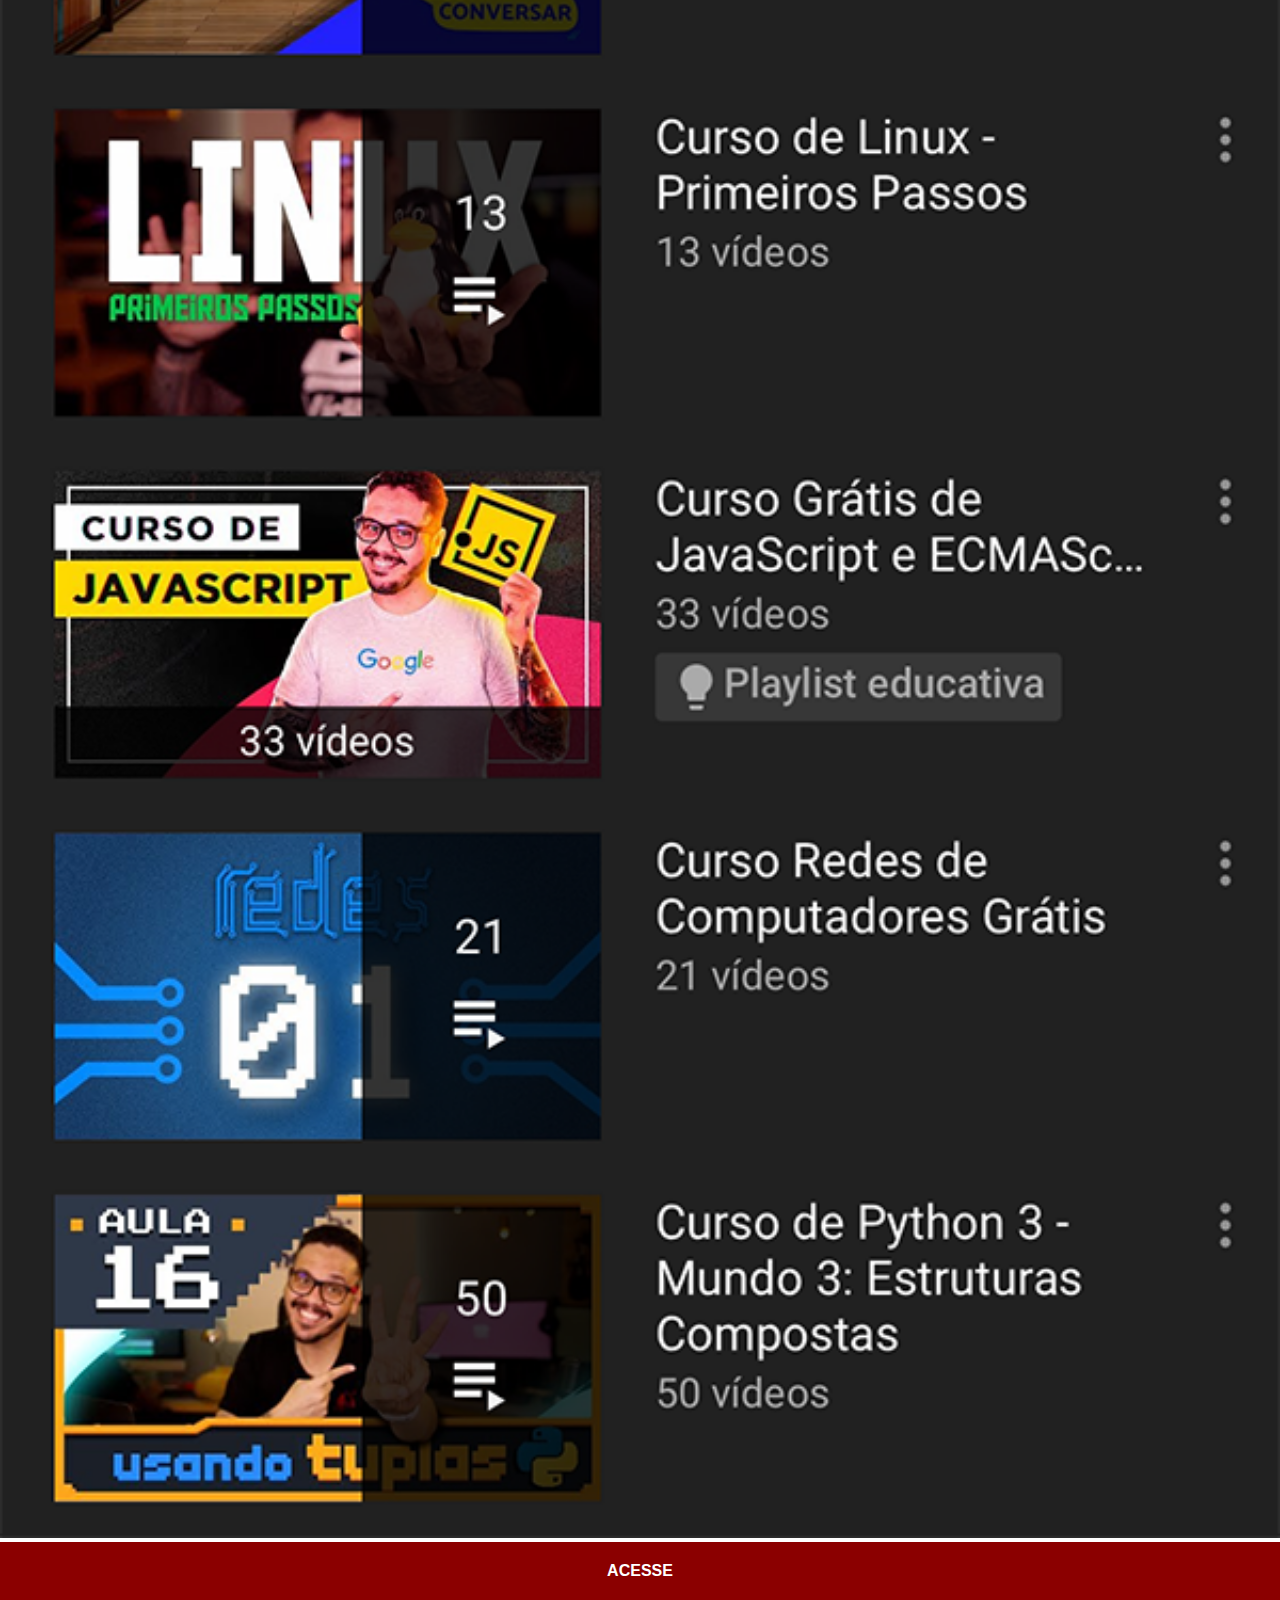
<file: youtube.html>
<!DOCTYPE html>
<html lang="en">
<head>
    <meta charset="UTF-8">
    <meta http-equiv="X-UA-Compatible" content="IE=edge">
    <meta name="viewport" content="width=device-width, initial-scale=1.0">
    <title>Youtube</title>
    <link rel="stylesheet" href="estilo/social.css">
</head>
<body>
    <img src="imagens/tela-youtube.png" alt="Youtube">
    <a href="https://www.youtube.com/@CursoemVideo" target="_blank"> ACESSE</a>
</body>
</html>
</file>
<file: estilos/style.css>
@charset "UTF-8";

* {
    margin: 0px;
    padding: 0px;  
    font-family: Arial, Helvetica, sans-serif;  
}


html, body {
    height: 100vh;
    width: 100vw;
    background-color: black;
}
body{
    background: url('../imagens/fundo-madeira.jpg') no-repeat top center;
    background-size: cover;
    background-attachment: fixed;
}

main {
    position: relative;
    height: 100vh;    
    
}

section#telefone {
    position: absolute;
    top: 50%;
    left: 50%;
    transform: translate(-50%, -50%);

    height: 627px;
    width: 311px;
   
    background:  url('../imagens/frame-iphone.png') no-repeat;
 
}

iframe#tela{
    position: relative;
    top: 80px;
    left: 22px;
    width: 267px;
    height: 471px;
}
section#redes-sociais {
    text-align: right;

}

section#redes-sociais img{
    width: 50px;
    margin: 10px;
    border-radius: 50%;
    box-shadow: 2px 2px 5px rgba(0, 0, 0, 0.425);
    box-sizing: border-box;
    
}
section#redes-sociais img:hover{
    border: 2px solid rgba(255, 255, 255, 0.486);
    transform: translate(-3px, -3px);
    box-shadow: 5px 5px 10px black;
    transition: transform 1s, border 1s;
}
</file>
<file: estilo/social.css>
@charset "UTF-8";

*{
    margin: 0px;
    padding: 0px;
    font-family: Arial, Helvetica, sans-serif;
}
::-webkit-scrollbar{
    width: 0px;
    height: 0px;
}

img{
    width: 100vw;

}

a{
    display: block;
    background-color: darkred;
    padding: 20px;
    text-align: center;
    font-weight: bolder;
    text-decoration: none;
    color: white;
}

a:hover{
    background-color: red;
}
</file>
